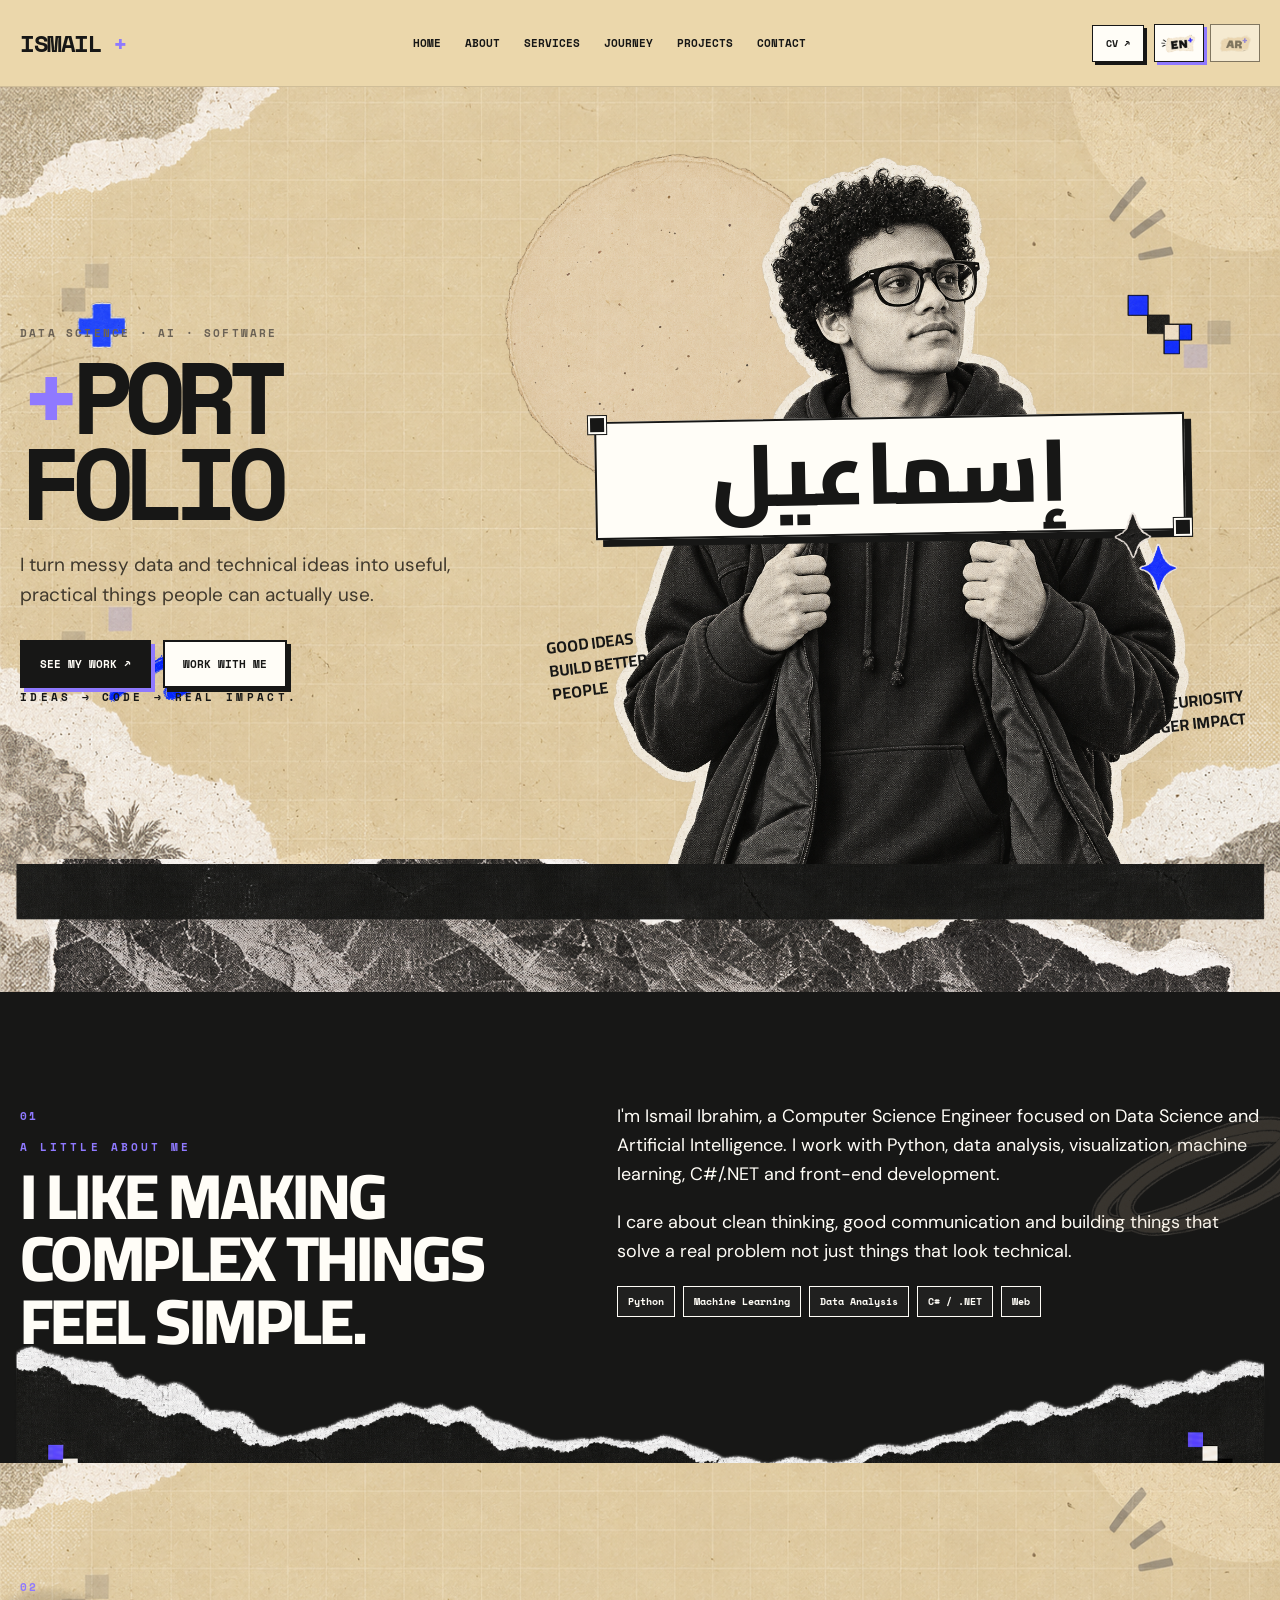
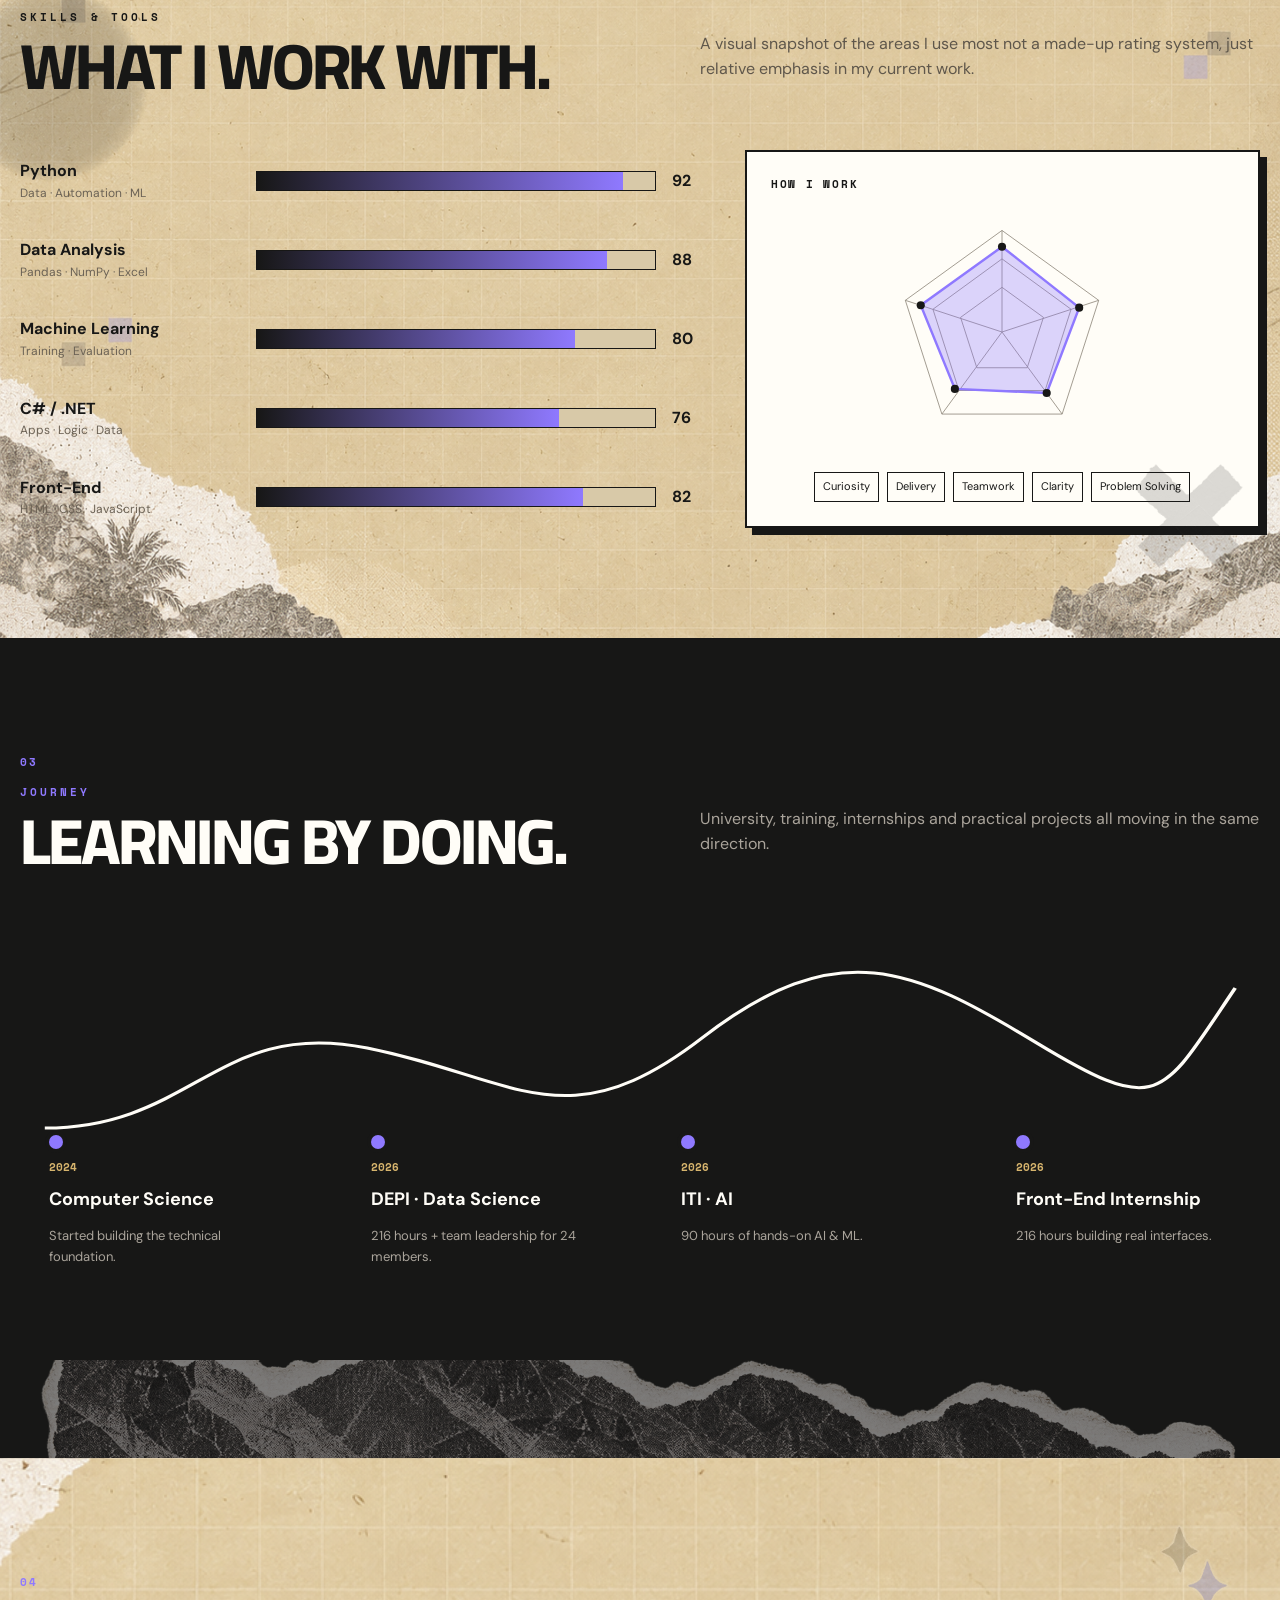
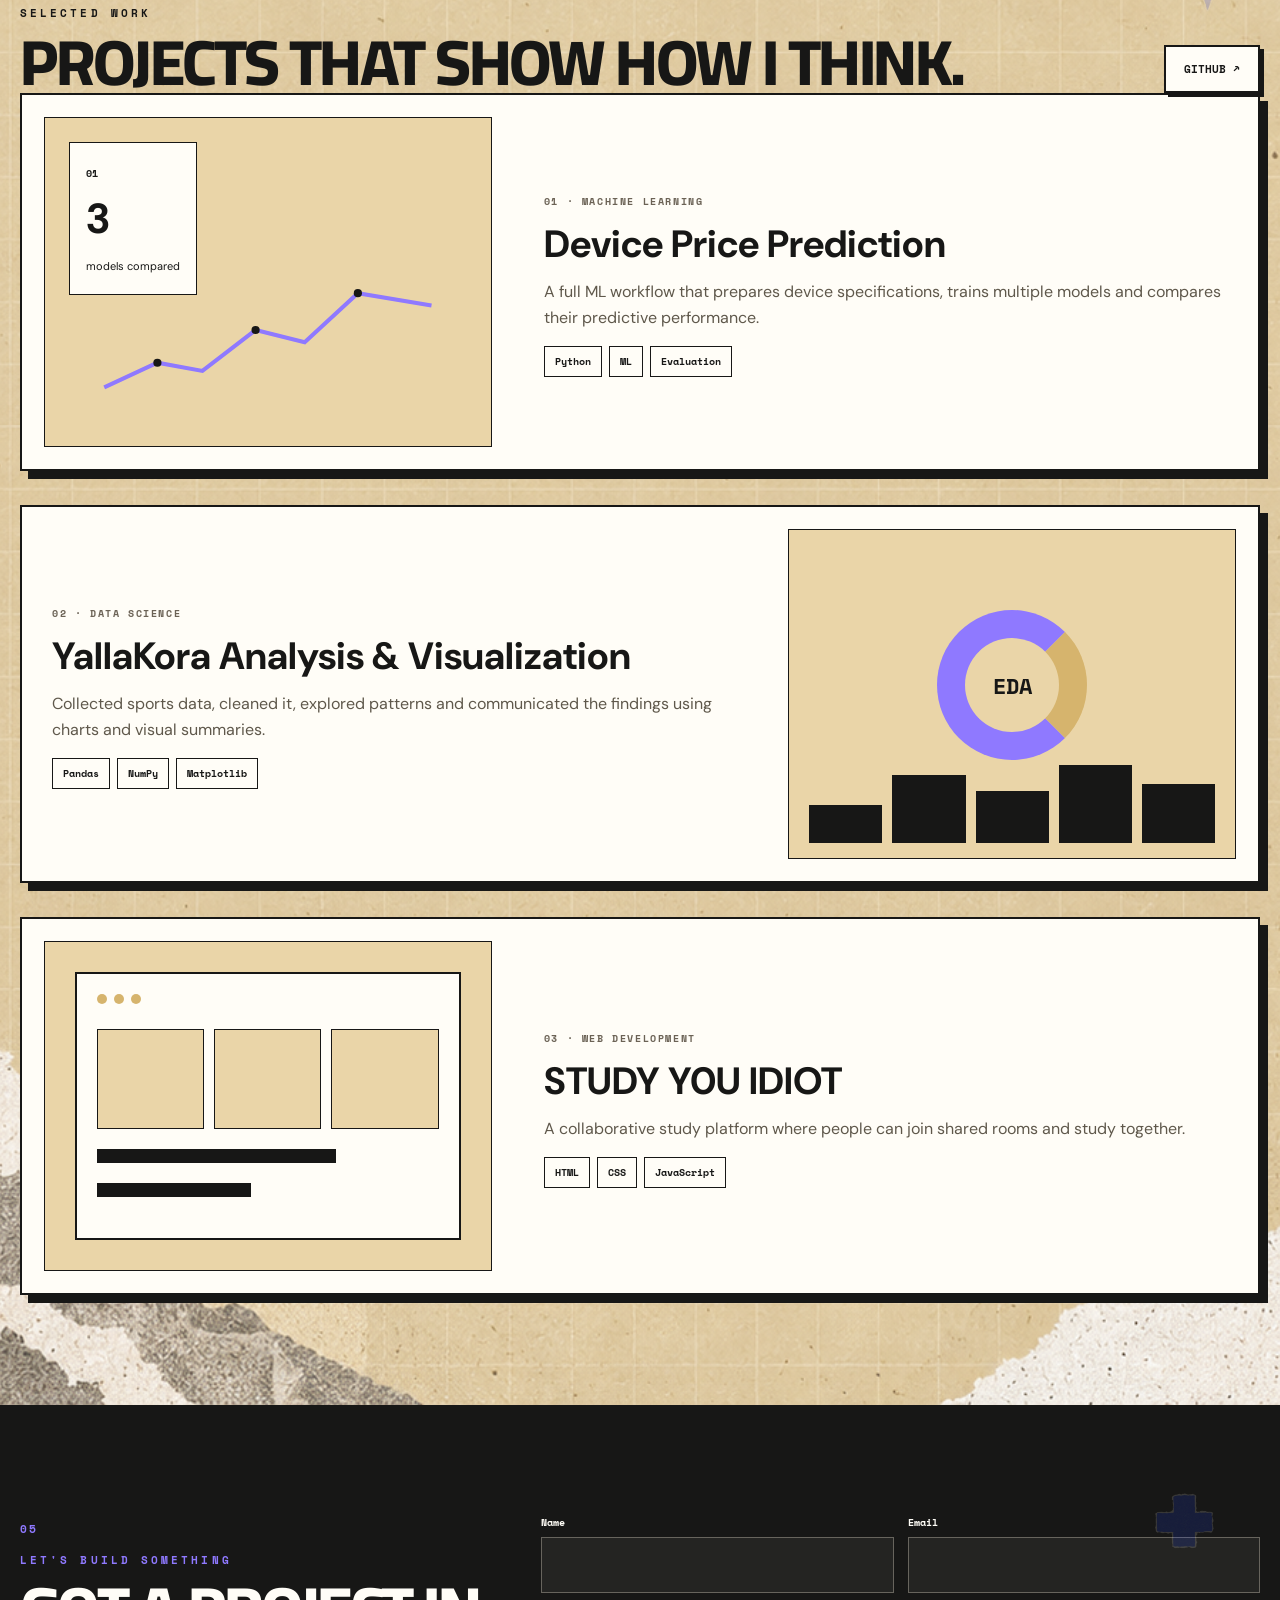
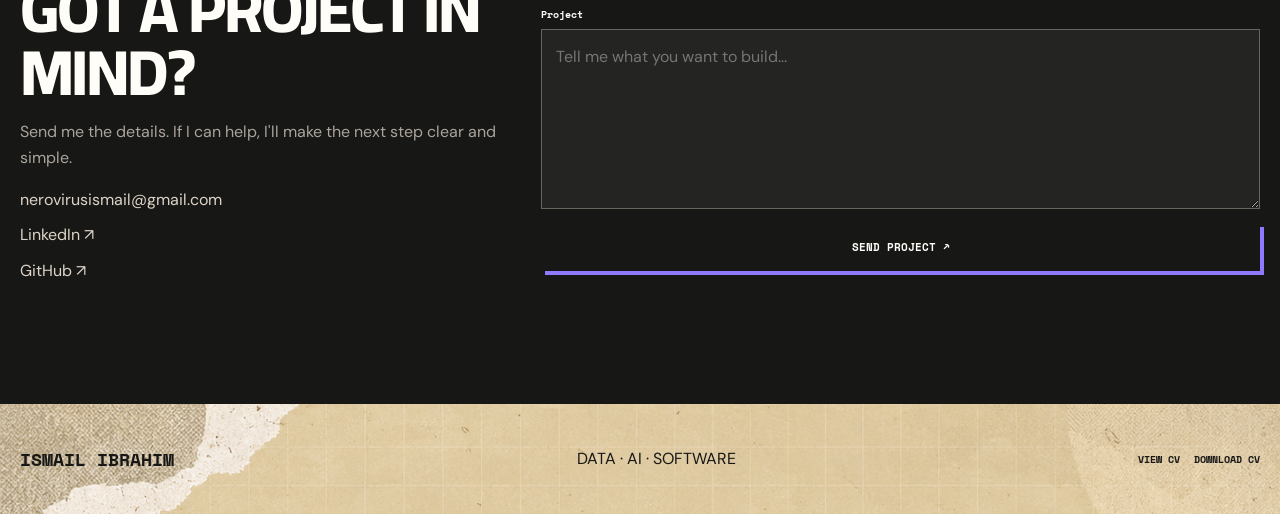
<file: index.html>
<!doctype html>
<html lang="en" dir="ltr">
<head>
  <meta charset="utf-8">
  <meta name="viewport" content="width=device-width,initial-scale=1">
  <meta name="description" content="Ismail Ibrahim Data Science, AI and software portfolio.">
  <title>Ismail Ibrahim — Portfolio</title>
  <link rel="preconnect" href="https://fonts.googleapis.com">
  <link rel="preconnect" href="https://fonts.gstatic.com" crossorigin>
  <link href="https://fonts.googleapis.com/css2?family=Cairo:wght@400;500;600;700;800&family=DM+Sans:wght@400;500;600;700&family=Space+Mono:wght@400;700&display=swap" rel="stylesheet">
  <link rel="stylesheet" href="assets/css/style.css">
  <link
    rel="icon"
    type="image/png"
    href="assets/images/Origami Parrot in Rust and Charcoal.png"
  >
</head>
<body>
  <div id="languageTransition" class="language-transition" aria-hidden="true">
    <img src="assets/images/plane.png" alt="" class="transition-plane">
  </div>

  <header class="site-header">
    <div class="container header-inner">
      <a class="brand" href="index.html">ISMAIL<span>+</span></a>
      <nav class="main-nav" aria-label="Primary navigation">
        <a href="index.html" data-page="home" data-en="Home" data-ar="الرئيسية">Home</a>
        <a href="about.html" data-page="about" data-en="About" data-ar="عني">About</a>
        <a href="services.html" data-en="Services" data-ar="الخدمات">Services</a>
        <a href="about.html#journey" data-en="Journey" data-ar="الرحلة">Journey</a>
        <a href="projects.html" data-en="Projects" data-ar="مشاريعي">Projects</a>
        <a href="contact.html" data-en="Contact" data-ar="كلمني">Contact</a>
      </nav>
      <div class="header-actions">
        <a class="cv-mini" href="assets/docs/Ismail-Ibraheem-CV.pdf" target="_blank" rel="noreferrer" data-en="CV ↗" data-ar="السيرة ↗">CV ↗</a>
        <div class="language-buttons" aria-label="Language switcher">
          <button class="language-btn active" data-lang="en" aria-label="English"><img src="assets/images/lang-en.png" alt="EN"></button>
          <button class="language-btn" data-lang="ar" aria-label="العربية"><img src="assets/images/lang-ar.png" alt="AR"></button>
        </div>
        <button class="menu-toggle" type="button" aria-label="Menu" aria-expanded="false">☰</button>
      </div>
    </div>
  </header>

  <main id="pageContent">
    <section id="home" class="hero paper-bg">
      <img class="hero-circle asset-float slow" src="assets/images/circle-beige.png" alt="">
      <img class="hero-pixels asset-float" src="assets/images/pixel-mosaic.png" alt="">
      <img class="hero-plus asset-float reverse" src="assets/images/plus-blue.png" alt="">
      <img class="hero-scribble asset-float slow" src="assets/images/blue-scribble.png" alt="">

      <div class="container hero-layout">
        <div class="hero-copy reveal">
          <p class="micro" data-en="DATA SCIENCE · AI · SOFTWARE" data-ar="DATA SCIENCE · AI · SOFTWARE">DATA SCIENCE · AI · SOFTWARE</p>
          <h1 class="hero-title"><span class="plus">+</span>PORT<br>FOLIO</h1>
          <p class="hero-lead" data-en="I turn messy data and technical ideas into useful, practical things people can actually use." data-ar="بحوّل الداتا الملخبطة والأفكار التقنية لحاجات عملية ومفيدة الناس تقدر تستخدمها بجد.">I turn messy data and technical ideas into useful, practical things people can actually use.</p>
          <div class="hero-actions">
            <a class="paper-button dark" href="projects.html" data-en="SEE MY WORK ↗" data-ar="شوف شغلي ↗">SEE MY WORK ↗</a>
            <a class="paper-button" href="contact.html" data-en="WORK WITH ME" data-ar="نشتغل سوا">WORK WITH ME</a>
          </div>
          <div class="hero-note" data-en="Ideas → code → real impact." data-ar="فكرة → كود → تأثير حقيقي.">Ideas → code → real impact.</div>
        </div>

        <div class="hero-portrait-zone reveal">
          <img src="assets/images/portrait.png" class="portrait" alt="Ismail Ibrahim">
          <div class="name-strip" lang="ar">إسماعيل</div>
          <img src="assets/images/sparkles.png" class="hero-sparkles" alt="">
          <p class="portrait-note note-one" data-en="GOOD IDEAS<br>BUILD BETTER<br>PEOPLE" data-ar="فكرة حلوة<br>تعمل فرق<br>حقيقي">GOOD IDEAS<br>BUILD BETTER<br>PEOPLE</p>
          <p class="portrait-note note-two" data-en="SAME CURIOSITY<br>BIGGER IMPACT" data-ar="نفس الشغف<br>أثر أكبر">SAME CURIOSITY<br>BIGGER IMPACT</p>
        </div>
      </div>
      <img class="hero-bottom-ridge" src="assets/images/mountain-ridge.png" alt="">
    </section>

    <section id="about" class="section dark-section">
      <img src="assets/images/oval-scribble.png" class="section-deco about-oval" alt="">
      <div class="container split-layout">
        <div class="section-heading reveal">
          <span class="section-no">01</span>
          <p class="eyebrow" data-en="A LITTLE ABOUT ME" data-ar="شوية عني">A LITTLE ABOUT ME</p>
          <h2 data-en="I LIKE MAKING COMPLEX THINGS FEEL SIMPLE." data-ar="بحب أخلي الحاجات المعقدة أبسط وأسهل.">I LIKE MAKING COMPLEX THINGS FEEL SIMPLE.</h2>
        </div>
        <div class="about-copy reveal">
          <p data-en="I'm Ismail Ibrahim, a Computer Science Engineer focused on Data Science and Artificial Intelligence. I work with Python, data analysis, visualization, machine learning, C#/.NET and front-end development." data-ar="أنا إسماعيل إبراهيم، مهندس علوم حاسب ومركز بشكل كبير على الـData Science والـAI. بشتغل بـPython وتحليل الداتا والـVisualization والـMachine Learning وكمان C#/.NET والـFront-End.">I'm Ismail Ibrahim, a Computer Science Engineer focused on Data Science and Artificial Intelligence. I work with Python, data analysis, visualization, machine learning, C#/.NET and front-end development.</p>
          <p data-en="I care about clean thinking, good communication and building things that solve a real problem not just things that look technical." data-ar="بالنسبالي المهم إن الحل يبقى واضح، مفيد، ومتعمل صح مش مجرد حاجة شكلها تقني وخلاص.">I care about clean thinking, good communication and building things that solve a real problem not just things that look technical.</p>
          <div class="tag-row">
            <span>Python</span><span>Machine Learning</span><span>Data Analysis</span><span>C# / .NET</span><span>Web</span>
          </div>
        </div>
      </div>
      <img src="assets/images/divider-black.png" class="section-divider" alt="">
    </section>

    <section id="skills" class="section paper-bg skills-section">
      <img src="assets/images/circle-black.png" class="section-deco skill-circle" alt="">
      <img src="assets/images/x-black.png" class="section-deco skill-x" alt="">
      <div class="container">
        <div class="section-heading wide reveal">
          <div><span class="section-no dark-no">02</span><p class="eyebrow ink" data-en="SKILLS & TOOLS" data-ar="المهارات والأدوات">SKILLS & TOOLS</p><h2 data-en="WHAT I WORK WITH." data-ar="الحاجات اللي بشتغل بيها.">MY TOOLS.</h2></div>
          <p class="section-summary" data-en="A visual snapshot of the areas I use most not a made-up rating system, just relative emphasis in my current work." data-ar="لقطة سريعة للحاجات اللي بستخدمها أكتر دلوقتي مش درجات ثابتة، قد ما هي ترتيب نسبي لاهتماماتي الحالية.">A visual snapshot of the areas I use most not a made-up rating system, just relative emphasis in my current work.</p>
        </div>

        <div class="skills-dashboard reveal">
          <div class="skill-bars">
            <div class="skill-line"><div><strong>Python</strong><span>Data · Automation · ML</span></div><div class="bar"><i style="--w:92%"></i></div><b>92</b></div>
            <div class="skill-line"><div><strong>Data Analysis</strong><span>Pandas · NumPy · Excel</span></div><div class="bar"><i style="--w:88%"></i></div><b>88</b></div>
            <div class="skill-line"><div><strong>Machine Learning</strong><span>Training · Evaluation</span></div><div class="bar"><i style="--w:80%"></i></div><b>80</b></div>
            <div class="skill-line"><div><strong>C# / .NET</strong><span>Apps · Logic · Data</span></div><div class="bar"><i style="--w:76%"></i></div><b>76</b></div>
            <div class="skill-line"><div><strong>Front-End</strong><span>HTML · CSS · JavaScript</span></div><div class="bar"><i style="--w:82%"></i></div><b>82</b></div>
          </div>

          <div class="radar-card">
            <div class="radar-title" data-en="HOW I WORK" data-ar="بشتغل إزاي">HOW I WORK</div>
            <svg class="radar" viewBox="0 0 320 320" role="img" aria-label="Working style radar chart">
              <g class="radar-grid">
                <polygon points="160,35 279,121 234,261 86,261 41,121"/>
                <polygon points="160,70 245,132 213,232 107,232 75,132"/>
                <polygon points="160,105 211,142 191,204 129,204 109,142"/>
                <line x1="160" y1="160" x2="160" y2="35"/><line x1="160" y1="160" x2="279" y2="121"/><line x1="160" y1="160" x2="234" y2="261"/><line x1="160" y1="160" x2="86" y2="261"/><line x1="160" y1="160" x2="41" y2="121"/>
              </g>
              <polygon class="radar-data" points="160,55 255,130 215,235 102,230 60,127"/>
              <circle cx="160" cy="55" r="5"/><circle cx="255" cy="130" r="5"/><circle cx="215" cy="235" r="5"/><circle cx="102" cy="230" r="5"/><circle cx="60" cy="127" r="5"/>
            </svg>
            <div class="radar-labels"><span data-en="Curiosity" data-ar="فضول">Curiosity</span><span data-en="Delivery" data-ar="تنفيذ">Delivery</span><span data-en="Teamwork" data-ar="فريق">Teamwork</span><span data-en="Clarity" data-ar="وضوح">Clarity</span><span data-en="Problem Solving" data-ar="حل مشاكل">Problem Solving</span></div>
          </div>
        </div>
      </div>
    </section>

    <section id="journey" class="section dark-section journey-section">
      <div class="container">
        <div class="section-heading wide reveal">
          <div><span class="section-no">03</span><p class="eyebrow" data-en="JOURNEY" data-ar="الرحلة">JOURNEY</p><h2 data-en="LEARNING BY DOING." data-ar="بتعلم وأنا بعمل.">LEARNING BY DOING.</h2></div>
          <p class="section-summary light-copy" data-en="University, training, internships and practical projects all moving in the same direction." data-ar="جامعة، تدريبات، Internship، ومشاريع عملية كله ماشي في نفس الاتجاه.">University, training, internships and practical projects all moving in the same direction.</p>
        </div>
        <div class="journey-chart reveal">
          <svg viewBox="0 0 1000 280" preserveAspectRatio="none" aria-hidden="true">
            <path class="journey-line" d="M20 210 C140 210,160 100,280 130 S440 225,550 120 S720 50,820 125 S920 180,980 70"/>
          </svg>
          <div class="journey-points">
            <article style="--x:4%"><b>2024</b><h3 data-en="Computer Science" data-ar="علوم حاسب">Computer Science</h3><p data-en="Started building the technical foundation." data-ar="بدأت أبني الأساس التقني بجد.">Started building the technical foundation.</p></article>
            <article style="--x:30%"><b>2026</b><h3>DEPI · Data Science</h3><p data-en="216 hours + team leadership for 24 members." data-ar="216 ساعة تدريب + قيادة فريق 24 شخص.">216 hours + team leadership for 24 members.</p></article>
            <article style="--x:55%"><b>2026</b><h3>ITI · AI</h3><p data-en="90 hours of hands-on AI & ML." data-ar="90 ساعة AI وMachine Learning عملي.">90 hours of hands-on AI & ML.</p></article>
            <article style="--x:82%"><b>2026</b><h3>Front-End Internship</h3><p data-en="216 hours building real interfaces." data-ar="216 ساعة شغل على واجهات حقيقية.">216 hours building real interfaces.</p></article>
          </div>
        </div>
      </div>
      <img src="assets/images/mountain-ridge.png" class="journey-ridge" alt="">
    </section>

    <section id="projects" class="section paper-bg projects-section">
      <img src="assets/images/sparkles.png" class="section-deco project-sparkles" alt="">
      <div class="container">
        <div class="section-heading wide reveal">
          <div><span class="section-no dark-no">04</span><p class="eyebrow ink" data-en="SELECTED WORK" data-ar="شغل مختار">SELECTED WORK</p><h2 data-en="PROJECTS THAT SHOW HOW I THINK." data-ar="مشاريع بتوضح أنا بفكر إزاي.">PROJECTS THAT SHOW HOW I THINK.</h2></div>
          <a class="paper-button" href="https://github.com/Ne40" target="_blank" rel="noreferrer">GITHUB ↗</a>
        </div>

        <div class="project-list">
          <article class="project-row reveal">
            <div class="project-visual ml-visual">
              <div class="metric-card"><span>01</span><strong>3</strong><small data-en="models compared" data-ar="موديلات اتقارنت">models compared</small></div>
              <svg viewBox="0 0 420 220" class="line-chart" aria-hidden="true"><polyline points="10,180 75,150 130,160 195,110 255,125 320,65 410,80"/><circle cx="75" cy="150" r="5"/><circle cx="195" cy="110" r="5"/><circle cx="320" cy="65" r="5"/></svg>
            </div>
            <div class="project-info"><span class="project-index">01 · MACHINE LEARNING</span><h3 data-en="Device Price Prediction" data-ar="توقع أسعار الأجهزة">Device Price Prediction</h3><p data-en="A full ML workflow that prepares device specifications, trains multiple models and compares their predictive performance." data-ar="مشروع Machine Learning كامل بيجهز مواصفات الأجهزة، يدرب أكتر من موديل، ويقارن الأداء بينهم.">A full ML workflow that prepares device specifications, trains multiple models and compares their predictive performance.</p><div class="project-tags"><span>Python</span><span>ML</span><span>Evaluation</span></div></div>
          </article>

          <article class="project-row reverse-row reveal">
            <div class="project-visual data-visual">
              <div class="donut"><span>EDA</span></div>
              <div class="mini-bars"><i style="--h:45%"></i><i style="--h:80%"></i><i style="--h:62%"></i><i style="--h:92%"></i><i style="--h:70%"></i></div>
            </div>
            <div class="project-info"><span class="project-index">02 · DATA SCIENCE</span><h3 data-en="YallaKora Analysis & Visualization" data-ar="تحليل وVisualization لبيانات يلاكورة">YallaKora Analysis & Visualization</h3><p data-en="Collected sports data, cleaned it, explored patterns and communicated the findings using charts and visual summaries." data-ar="جمعت داتا رياضية، نظفتها، حللت الأنماط، وعرضت النتايج برسومات وVisualization واضحة.">Collected sports data, cleaned it, explored patterns and communicated the findings using charts and visual summaries.</p><div class="project-tags"><span>Pandas</span><span>NumPy</span><span>Matplotlib</span></div></div>
          </article>

          <article class="project-row reveal">
            <div class="project-visual web-visual">
              <div class="browser-mock"><div class="browser-top"><i></i><i></i><i></i></div><div class="browser-columns"><span></span><span></span><span></span></div><div class="browser-line"></div><div class="browser-line short"></div></div>
            </div>
            <div class="project-info"><span class="project-index">03 · WEB DEVELOPMENT</span><h3>STUDY Y0U IDIOT</h3><p data-en="A collaborative study platform where people can join shared rooms and study together." data-ar="منصة مذاكرة جماعية تقدر تدخل فيها غرف مشتركة وتذاكر مع ناس تانية.">A collaborative study platform where people can join shared rooms and study together.</p><div class="project-tags"><span>HTML</span><span>CSS</span><span>JavaScript</span></div></div>
          </article>
        </div>
      </div>
    </section>

    <section id="contact" class="section contact-section dark-section">
      <img src="assets/images/plus-blue.png" class="section-deco contact-plus" alt="">
      <div class="container contact-grid">
        <div class="section-heading reveal"><span class="section-no">05</span><p class="eyebrow" data-en="LET'S BUILD SOMETHING" data-ar="يلا نعمل حاجة حلوة">LET'S BUILD SOMETHING</p><h2 data-en="GOT A PROJECT IN MIND?" data-ar="عندك مشروع في دماغك؟">GOT A PROJECT IN MIND?</h2><p class="contact-copy" data-en="Send me the details. If I can help, I'll make the next step clear and simple." data-ar="ابعتلي التفاصيل. لو أقدر أساعدك، هنخلي الخطوة الجاية واضحة وبسيطة.">Send me the details. If I can help, I'll make the next step clear and simple.</p><div class="contact-links"><a href="mailto:nerovirusismail@gmail.com">nerovirusismail@gmail.com</a><a href="https://www.linkedin.com/in/ismail-ibraheem" target="_blank" rel="noreferrer">LinkedIn ↗</a><a href="https://github.com/Ne40" target="_blank" rel="noreferrer">GitHub ↗</a></div></div>
        <form id="contactForm" class="contact-form reveal">
          <label><span data-en="Name" data-ar="اسمك">Name</span><input name="name" required></label>
          <label><span data-en="Email" data-ar="إيميلك">Email</span><input name="email" type="email" required></label>
          <label class="full"><span data-en="Project" data-ar="المشروع">Project</span><textarea name="message" required data-en-placeholder="Tell me what you want to build..." data-ar-placeholder="احكيلي عايز تعمل إيه..."></textarea></label>
          <button class="paper-button dark full" type="submit" data-en="SEND PROJECT ↗" data-ar="ابعت المشروع ↗">SEND PROJECT ↗</button>
        </form>
      </div>
    </section>
  </main>

  <footer class="footer paper-bg">
    <div class="container footer-row"><strong>ISMAIL IBRAHIM</strong><span>DATA · AI · SOFTWARE</span><div><a href="assets/docs/Ismail-Ibraheem-CV.pdf" target="_blank" rel="noreferrer" data-en="VIEW CV" data-ar="شوف الـCV">VIEW CV</a><a href="assets/docs/Ismail-Ibraheem-CV.pdf" download data-en="DOWNLOAD CV" data-ar="حمّل الـCV">DOWNLOAD CV</a></div></div>
  </footer>

  <script src="assets/js/app.js"></script>
</body>
</html>
</file>
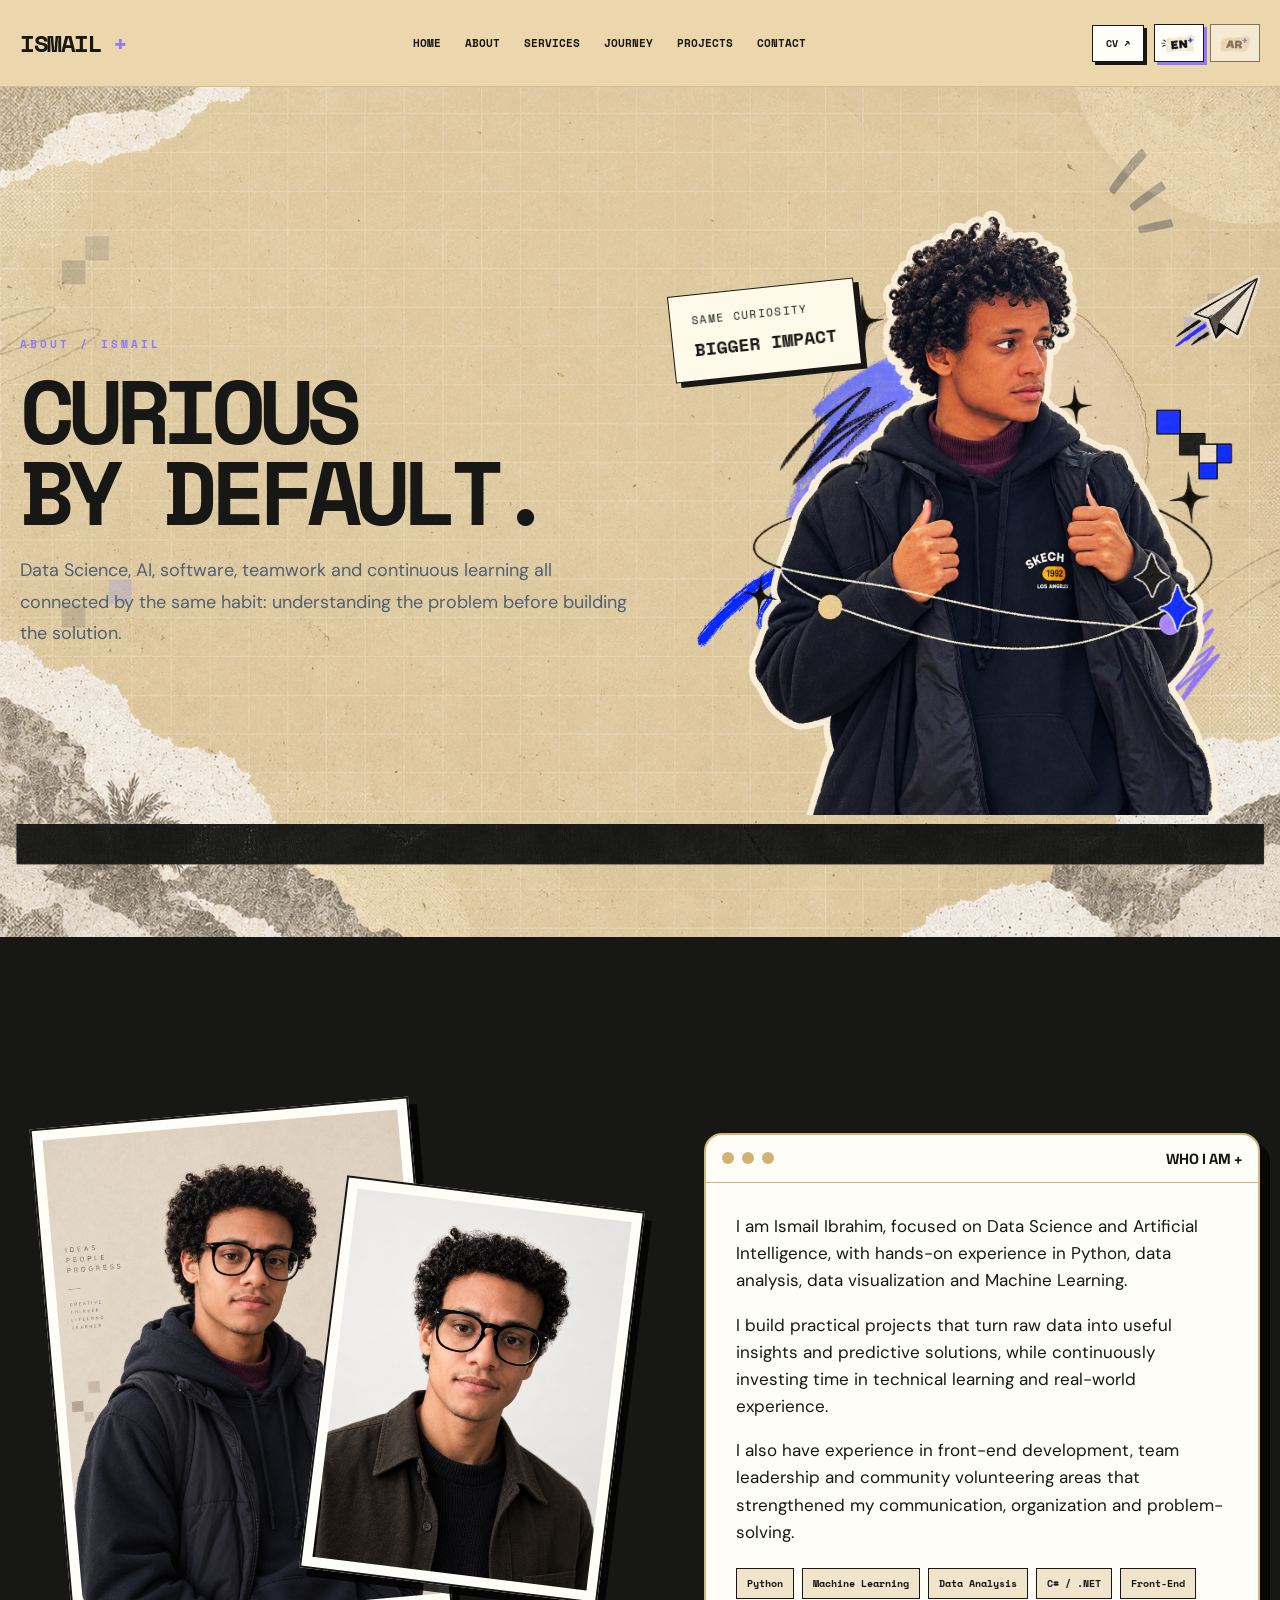
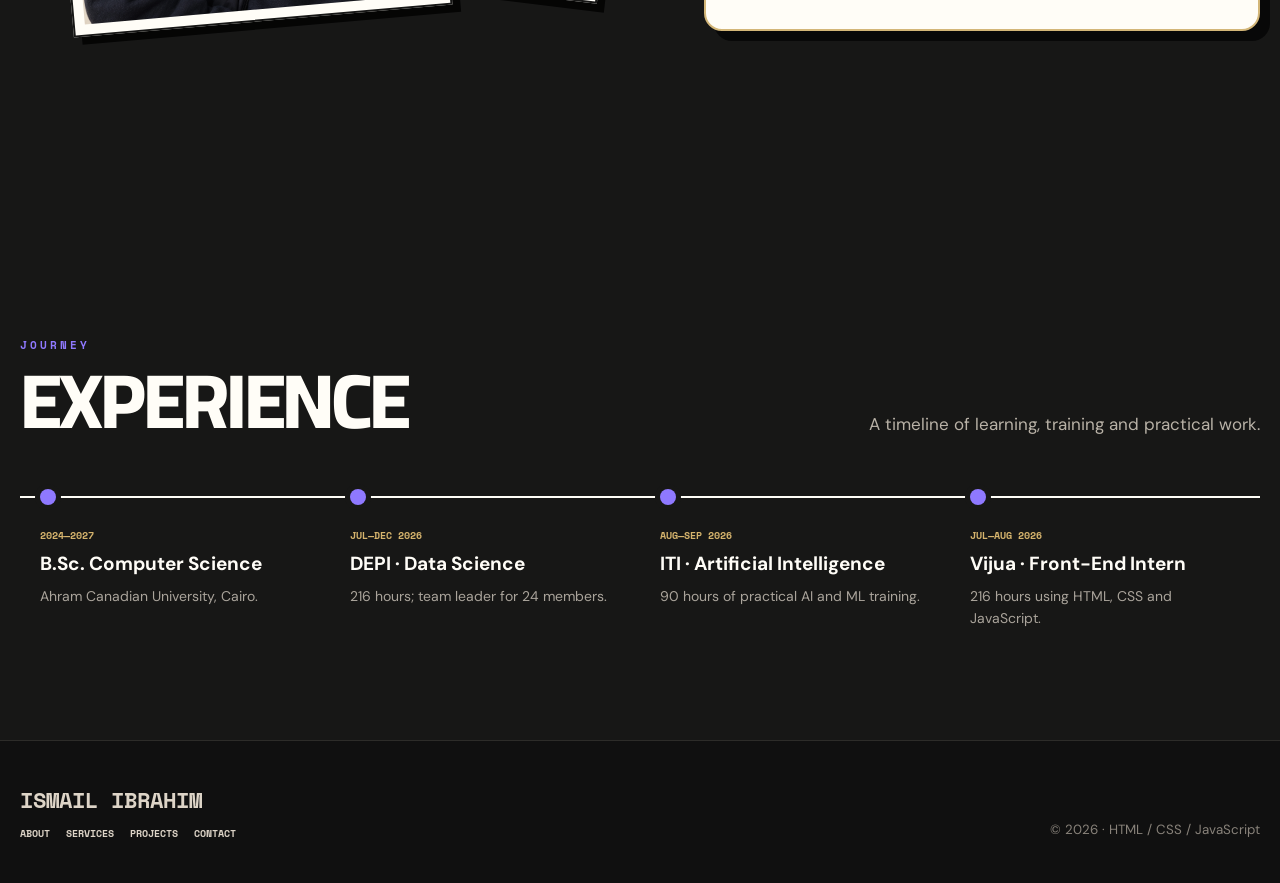
<file: about.html>
<!doctype html>
    <html lang="en" dir="ltr">
    <head>
        <meta charset="utf-8">
        <meta name="viewport" content="width=device-width,initial-scale=1">
        <meta name="description" content="Ismail Ibrahim portfolio Data Science, AI, development and practical projects.">
        <title>About | Ismail Ibrahim</title>
        <link rel="stylesheet" href="assets/css/style.css">
        <link
        rel="icon"
        type="image/png"
        href="assets/images/Origami Parrot in Rust and Charcoal.png"
        >
    </head>
    <body data-title-en="About | Ismail Ibrahim" data-title-ar="عني | إسماعيل إبراهيم">
        <div class="lang-flight">
            <img src="assets/images/plane.png" alt="">
        </div>
        <div class="page-shell">
            <header class="site-header">
    <div class="container header-inner">
      <a class="brand" href="index.html">ISMAIL<span>+</span></a>
      <nav class="main-nav" aria-label="Primary navigation">
        <a href="index.html" data-page="home" data-en="Home" data-ar="الرئيسية">Home</a>
        <a href="about.html" data-page="about" data-en="About" data-ar="عني">About</a>
        <a href="services.html" data-en="Services" data-ar="الخدمات">Services</a>
        <a href="about.html#journey" data-en="Journey" data-ar="الرحلة">Journey</a>
        <a href="projects.html" data-en="Projects" data-ar="مشاريعي">Projects</a>
        <a href="contact.html" data-en="Contact" data-ar="كلمني">Contact</a>
      </nav>
      <div class="header-actions">
        <a class="cv-mini" href="assets/docs/Ismail-Ibraheem-CV.pdf" target="_blank" rel="noreferrer" data-en="CV ↗" data-ar="السيرة ↗">CV ↗</a>
        <div class="language-buttons" aria-label="Language switcher">
          <button class="language-btn active" data-lang="en" aria-label="English"><img src="assets/images/lang-en.png" alt="EN"></button>
          <button class="language-btn" data-lang="ar" aria-label="العربية"><img src="assets/images/lang-ar.png" alt="AR"></button>
        </div>
        <button class="menu-toggle" type="button" aria-label="Menu" aria-expanded="false">☰</button>
      </div>
    </div>
  </header>
                <main>
<section class="page-hero paper-bg about-hero">

  <div class="container about-hero-layout">

    <!-- =========================
         TEXT
    ========================== -->
    <div class="about-hero-copy reveal">

      <div
        class="eyebrow"
        data-en="ABOUT / ISMAIL"
        data-ar="عني / إسماعيل"
      >
        ABOUT / ISMAIL
      </div>


      <h1
        data-en="CURIOUS<br>BY DEFAULT."
        data-ar="فضولي<br>بطبعي."
      >
        CURIOUS<br>
        BY DEFAULT.
      </h1>


      <p
        data-en="Data Science, AI, software, teamwork and continuous learning all connected by the same habit: understanding the problem before building the solution."
        data-ar="Data Science وAI وبرمجة وشغل مع ناس كتير والحاجة المشتركة بينهم إني بحب أفهم المشكلة الأول قبل ما أبني الحل."
      >
        Data Science, AI, software, teamwork and continuous learning
        all connected by the same habit: understanding the problem
        before building the solution.
      </p>

    </div>


    <!-- =========================
         PORTRAIT AREA
    ========================== -->
    <div class="about-hero-art reveal">

      <!-- Background Circle -->
      <img
        class="about-asset about-circle"
        src="assets/images/circle-beige.png"
        alt=""
      >


      <!-- Main Portrait -->
      <img
        class="about-main-portrait"
        src="assets/images/Stylized Orbiting Streetwear Portrait.png"
        alt="Ismail Ibrahim"
      >


      <!-- Pixel Asset -->
      <img
        class="about-asset about-pixels"
        src="assets/images/pixel-mosaic.png"
        alt=""
      >


      <!-- Blue Scribble -->
      <img
        class="about-asset about-scribble"
        src="assets/images/blue-scribble.png"
        alt=""
      >


      <!-- Sparkles -->
      <img
        class="about-asset about-sparkles"
        src="assets/images/sparkles.png"
        alt=""
      >


      <!-- Paper Plane -->
      <img
        class="about-asset about-plane"
        src="assets/images/plane.png"
        alt=""
      >


      <!-- Floating Note -->
      <div class="about-floating-note">
        <span
          data-en="SAME CURIOSITY"
          data-ar="نفس الفضول"
        >
          SAME CURIOSITY
        </span>

        <strong
          data-en="BIGGER IMPACT"
          data-ar="أثر أكبر"
        >
          BIGGER IMPACT
        </strong>
      </div>

    </div>

  </div>

</section>
<section class="section large dark">
    <div class="container about-split">
        <div class="photo-stack reveal">
            <div class="photo-card one">
                <img src="assets/images/personal-clean.png" alt="Ismail full portrait">
            </div>
            <div class="photo-card two">
                <img src="assets/images/personal-headshot.png" alt="Ismail portrait">
            </div></div><div class="about-window reveal">
                <div class="about-window-head"><span class="dot"></span>
                    <span class="dot"></span>
                    <span class="dot"></span>
                    <strong data-en="WHO I AM +" data-ar="أنا مين +">WHO I AM +</strong>
                </div>
                <div class="about-window-body">
                    <p data-en="I am Ismail Ibrahim, focused on Data Science and Artificial Intelligence, with hands-on experience in Python, data analysis, data visualization and Machine Learning." data-ar="أنا إسماعيل إبراهيم، طالب Computer Science ومركز أكتر على Data Science وAI، وعندي شغل عملي في Python وتحليل الداتا والـVisualization والـMachine Learning.">I am Ismail Ibrahim, focused on Data Science and Artificial Intelligence, with hands-on experience in Python, data analysis, data visualization and Machine Learning.</p>
                    <p data-en="I build practical projects that turn raw data into useful insights and predictive solutions, while continuously investing time in technical learning and real-world experience." data-ar="بحب المشاريع اللي تبدأ من داتا أو مشكلة شكلها ملخبط وتنتهي بحاجة مفيدة وواضحة تقدر تستخدمها فعلًا.">I build practical projects that turn raw data into useful insights and predictive solutions, while continuously investing time in technical learning and real-world experience.</p>
                    <p data-en="I also have experience in front-end development, team leadership and community volunteering areas that strengthened my communication, organization and problem-solving." data-ar="اشتغلت كمان Front-End، وقدت فريق، وشاركت في شغل تطوعي، والحاجات دي فرقت معايا جدًا في التواصل والتنظيم وحل المشاكل.">I also have experience in front-end development, team leadership and community volunteering areas that strengthened my communication, organization and problem-solving.</p>
                    <div class="chips">
                        <span class="chip">Python</span>
                        <span class="chip">Machine Learning</span>
                        <span class="chip">Data Analysis</span>
                        <span class="chip">C# / .NET</span>
                        <span class="chip">Front-End</span>
                    </div>
                </div>
            </div>
        </div>
    </section>
<section id="journey" class="section dark">
    <div class="container">
        <div class="section-head reveal">
            <div>
                <div class="eyebrow" data-en="Journey" data-ar="الرحلة">Journey</div>
                <h2 class="section-title" data-en="EXPERIENCE" data-ar="الخبرات">EXPERIENCE</h2>
            </div>
            <p class="section-copy" data-en="A timeline of learning, training and practical work." data-ar="الخط اللي مشيت فيه من التعلم للتدريب للشغل العملي.">A timeline of learning, training and practical work.</p>
        </div>
        <div class="timeline reveal">
            <article class="time">
                <div class="date">2024—2027</div>
                <h3 data-en="B.Sc. Computer Science" data-ar="بكالوريوس علوم حاسب">B.Sc. Computer Science</h3>
                <p data-en="Ahram Canadian University, Cairo." data-ar="جامعة الأهرام الكندية، القاهرة.">Ahram Canadian University, Cairo.</p>
            </article>
            <article class="time">
                <div class="date">JUL—DEC 2026</div>
                <h3>DEPI · Data Science</h3>
                <p data-en="216 hours; team leader for 24 members." data-ar="216 ساعة تدريب، وكنت Team Leader لـ24 شخص.">216 hours; team leader for 24 members.</p>
            </article>
            <article class="time">
                <div class="date">AUG—SEP 2026</div>
                <h3>ITI · Artificial Intelligence</h3>
                <p data-en="90 hours of practical AI and ML training." data-ar="90 ساعة تدريب عملي في AI وMachine Learning.">90 hours of practical AI and ML training.</p>
            </article><article class="time">
                <div class="date">JUL—AUG 2026</div>
                <h3>Vijua · Front-End Intern</h3>
                <p data-en="216 hours using HTML, CSS and JavaScript." data-ar="216 ساعة شغل وتدريب على HTML وCSS وJavaScript.">216 hours using HTML, CSS and JavaScript.</p>
            </article>
        </div>
    </div>
</section>
</main>
<footer class="footer">
    <div class="container footer-grid">
        <div>
            <div class="footer-name">ISMAIL IBRAHIM</div>
            <div class="footer-links">
                <a href="about.html" data-en="ABOUT" data-ar="عني">ABOUT</a>
                <a href="services.html" data-en="SERVICES" data-ar="الخدمات">SERVICES</a>
                <a href="projects.html" data-en="PROJECTS" data-ar="المشاريع">PROJECTS</a>
                <a href="contact.html" data-en="CONTACT" data-ar="تواصل">CONTACT</a>
            </div>
        </div>
        <small>© 2026 · HTML / CSS / JavaScript</small>
    </div>
</footer>
</div>
<script src="assets/js/app.js">

</script>
</body>
</html>
</file>
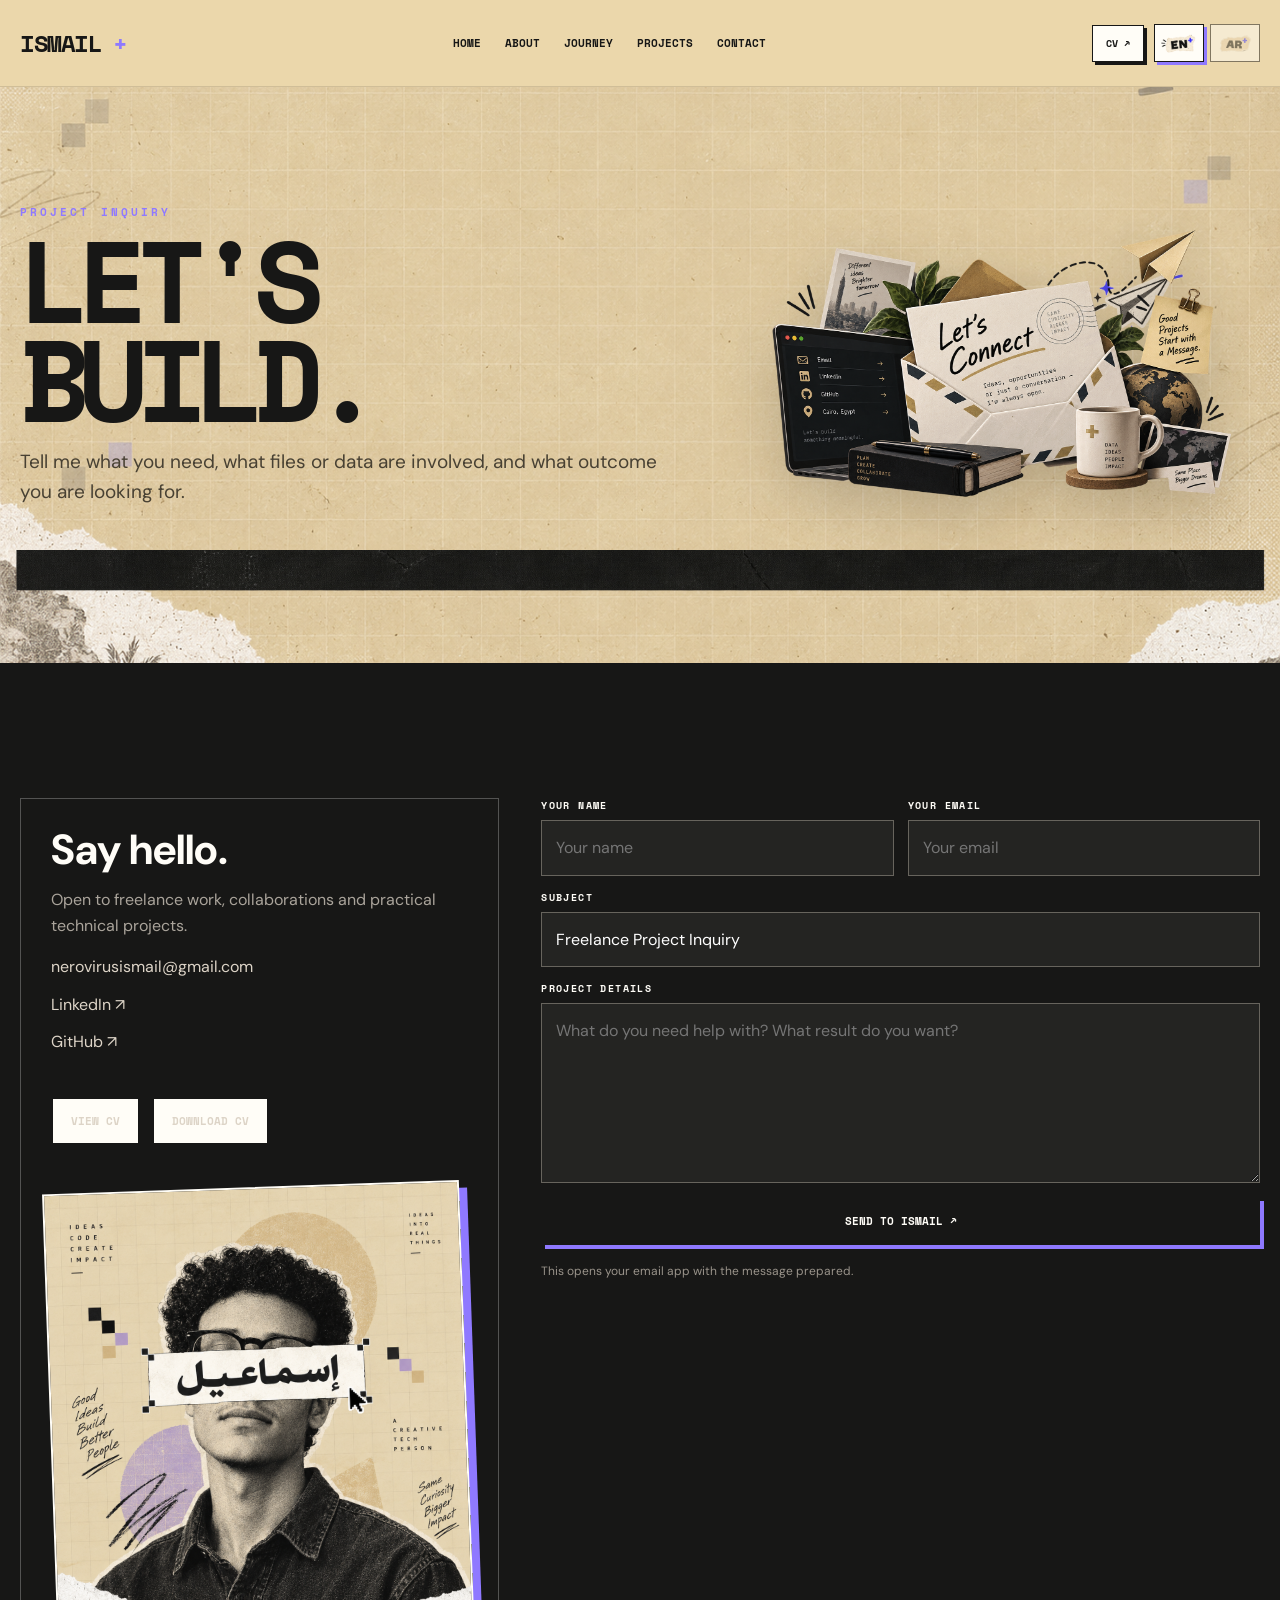
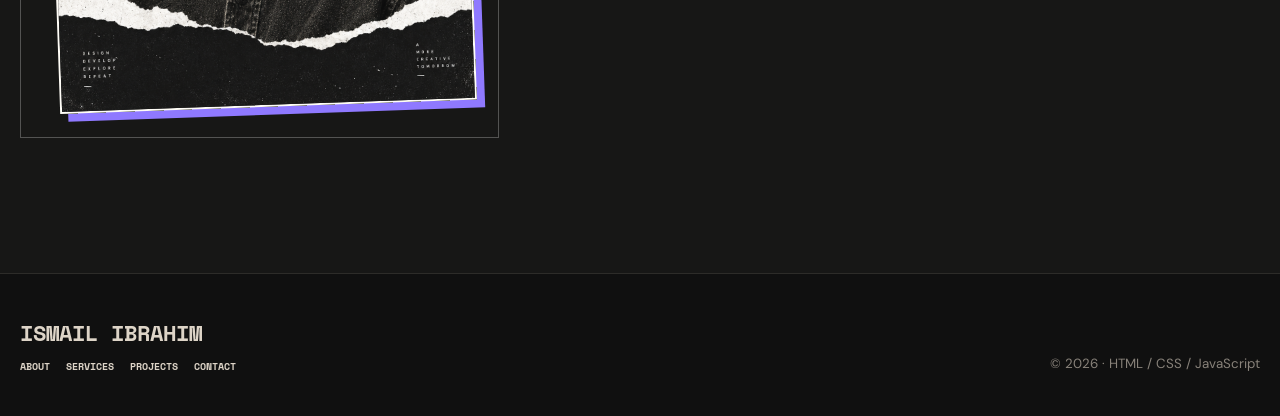
<file: contact.html>
<!doctype html>
<html lang="en" dir="ltr">

<head>
  <meta charset="utf-8">
  <meta name="viewport" content="width=device-width, initial-scale=1">
  <meta name="description" content="Ismail Ibrahim portfolio Data Science, AI, development and practical projects.">

  <title>Contact | Ismail Ibrahim</title>

  <link
    rel="stylesheet"
    href="assets/css/style.css"
  >
  <link
    rel="icon"
    type="image/png"
    href="assets/images/Origami Parrot in Rust and Charcoal.png"
>
</head>


<body
  data-title-en="Contact | Ismail Ibrahim"
  data-title-ar="تواصل | إسماعيل إبراهيم"
>

  <!-- =========================
       LANGUAGE TRANSITION
  ========================== -->
  <div class="lang-flight">
    <img
      src="assets/images/plane.png"
      alt=""
    >
  </div>


  <div class="page-shell">

    <!-- =========================
         HEADER
    ========================== -->
    <header class="site-header">

      <div class="container header-inner">

        <!-- Brand -->
        <a
          class="brand"
          href="index.html"
        >
          ISMAIL<span>+</span>
        </a>


        <!-- Main Navigation -->
        <nav
          class="main-nav"
          aria-label="Primary navigation"
        >

          <a
            href="index.html"
            data-page="home"
            data-en="Home"
            data-ar="الرئيسية"
          >
            Home
          </a>

          <a
            href="about.html"
            data-page="about"
            data-en="About"
            data-ar="عني"

          <a
            href="services.html"
            data-en="Services"
            data-ar="الخدمات"
          >
            Services
          </a>

          <a
            href="about.html#journey"
            data-en="Journey"
            data-ar="الرحلة"
          >
            Journey
          </a>

          <a
            href="projects.html"
            data-en="Projects"
            data-ar="مشاريعي"
          >
            Projects
          </a>

          <a
            href="contact.html"
            class="active"
            data-en="Contact"
            data-ar="كلمني"
          >
            Contact
          </a>

        </nav>


        <!-- Header Actions -->
        <div class="header-actions">

          <!-- CV -->
          <a
            class="cv-mini"
            href="assets/docs/Ismail-Ibraheem-CV.pdf"
            target="_blank"
            rel="noreferrer"
            data-en="CV ↗"
            data-ar="السيرة ↗"
          >
            CV ↗
          </a>


          <!-- Language Buttons -->
          <div
            class="language-buttons"
            aria-label="Language switcher"
          >

            <button
              class="language-btn active"
              data-lang="en"
              type="button"
              aria-label="English"
            >
              <img
                src="assets/images/lang-en.png"
                alt="EN"
              >
            </button>

            <button
              class="language-btn"
              data-lang="ar"
              type="button"
              aria-label="العربية"
            >
              <img
                src="assets/images/lang-ar.png"
                alt="AR"
              >
            </button>

          </div>


          <!-- Mobile Menu -->
          <button
            class="menu-toggle"
            type="button"
            aria-label="Menu"
            aria-expanded="false"
          >
            ☰
          </button>

        </div>

      </div>

    </header>


    <!-- =========================
         MAIN
    ========================== -->
    <main>

      <!-- =========================
           PAGE HERO
      ========================== -->
<section class="page-hero paper-bg contact-hero">
  <div class="container contact-hero-layout">
    
    <div class="contact-hero-copy">
      <div
        class="eyebrow"
        data-en="PROJECT INQUIRY"
        data-ar="عندك مشروع؟"
      >
        PROJECT INQUIRY
      </div>

      <h1
        data-en="LET'S<br>BUILD."
        data-ar="يلا<br>نبني."
      >
        LET'S<br>
        BUILD.
      </h1>

      <p
        data-en="Tell me what you need, what files or data are involved, and what outcome you are looking for."
        data-ar="ابعتلي الفكرة أو المشكلة، الداتا أو الملفات اللي معاك، وإيه النتيجة اللي محتاج توصل لها."
      >
        Tell me what you need, what files or data are involved,
        and what outcome you are looking for.
      </p>
    </div>

    <div class="contact-hero-art reveal">
      <img
        class="contact-collage"
        src="assets/images/Let’s Connect Collage.png"
        alt="Let's Connect Collage"
      >
    </div>

    <img
      class="decor"
      src="assets/images/airplane-orbit.png"
      alt=""
    >
  </div>
</section>

      <!-- =========================
           CONTACT SECTION
      ========================== -->
      <section class="section large dark">

        <div class="container contact-grid">

          <!-- =========================
               CONTACT INFO
          ========================== -->
          <aside class="contact-card reveal">

            <h2
              data-en="Say hello."
              data-ar="كلّمني."
            >
              Say hello.
            </h2>


            <p
              data-en="Open to freelance work, collaborations and practical technical projects."
              data-ar="متاح لشغل Freelance وتعاون ومشاريع تقنية عملية."
            >
              Open to freelance work, collaborations
              and practical technical projects.
            </p>


            <!-- Email -->
            <a href="mailto:nerovirusismail@gmail.com">
              nerovirusismail@gmail.com
            </a>


            <!-- LinkedIn -->
            <a
              href="https://www.linkedin.com/in/ismail-ibraheem"
              target="_blank"
              rel="noreferrer"
            >
              LinkedIn ↗
            </a>


            <!-- GitHub -->
            <a
              href="https://github.com/Ne40"
              target="_blank"
              rel="noreferrer"
            >
              GitHub ↗
            </a>


            <!-- CV Actions -->
            <div class="actions">

              <a
                class="btn"
                href="assets/docs/Ismail-Ibraheem-CV.pdf"
                target="_blank"
                rel="noreferrer"
                data-en="VIEW CV"
                data-ar="عرض الـ CV"
              >
                VIEW CV
              </a>


              <a
                class="btn"
                href="assets/docs/Ismail-Ibraheem-CV.pdf"
                download
                data-en="DOWNLOAD CV"
                data-ar="تحميل الـ CV"
              >
                DOWNLOAD CV
              </a>

            </div>


            <!-- Personal Photo -->
            <img
              class="contact-photo"
              src="assets/images/hero-reference-2.png"
              alt="Ismail"
            >

          </aside>


          <!-- =========================
               CONTACT FORM
          ========================== -->
          <form
            id="mailto-form"
            class="form reveal"
          >

            <!-- Name -->
            <div class="field">

              <label
                for="name"
                data-en="Your name"
                data-ar="اسمك"
              >
                Your name
              </label>

              <input
                id="name"
                name="name"
                type="text"
                required
                data-en-placeholder="Your name"
                data-ar-placeholder="اسمك"
              >

            </div>


            <!-- Email -->
            <div class="field">

              <label
                for="email"
                data-en="Your email"
                data-ar="إيميلك"
              >
                Your email
              </label>

              <input
                id="email"
                name="email"
                type="email"
                required
                data-en-placeholder="Your email"
                data-ar-placeholder="إيميلك"
              >

            </div>


            <!-- Subject -->
            <div class="field full">

              <label
                for="subject"
                data-en="Subject"
                data-ar="الموضوع"
              >
                Subject
              </label>

              <input
                id="subject"
                name="subject"
                type="text"
                required
                value="Freelance Project Inquiry"
                data-en-value="Freelance Project Inquiry"
                data-ar-value="استفسار عن مشروع"
              >

            </div>


            <!-- Project Details -->
            <div class="field full">

              <label
                for="message"
                data-en="Project details"
                data-ar="تفاصيل المشروع"
              >
                Project details
              </label>

              <textarea
                id="message"
                name="message"
                required
                data-en-placeholder="What do you need help with? What result do you want?"
                data-ar-placeholder="محتاج مساعدة في إيه؟ وإيه النتيجة اللي عايزها؟"
              ></textarea>

            </div>


            <!-- Submit -->
            <div class="field full">

              <button
                class="btn primary"
                type="submit"
                data-en="SEND TO ISMAIL ↗"
                data-ar="ابعت لإسماعيل ↗"
              >
                SEND TO ISMAIL ↗
              </button>


              <div
                class="form-note"
                data-en="This opens your email app with the message prepared."
                data-ar="الزرار هيفتح تطبيق الإيميل عندك والرسالة هتكون متجهزة."
              >
                This opens your email app with the message prepared.
              </div>

            </div>

          </form>

        </div>

      </section>

    </main>


    <!-- =========================
         FOOTER
    ========================== -->
    <footer class="footer">

      <div class="container footer-grid">

        <div>

          <div class="footer-name">
            ISMAIL IBRAHIM
          </div>


          <div class="footer-links">

            <a
              href="about.html"
              data-en="ABOUT"
              data-ar="عني"
            >
              ABOUT
            </a>

            <a
              href="services.html"
              data-en="SERVICES"
              data-ar="الخدمات"
            >
              SERVICES
            </a>

            <a
              href="projects.html"
              data-en="PROJECTS"
              data-ar="المشاريع"
            >
              PROJECTS
            </a>

            <a
              href="contact.html"
              data-en="CONTACT"
              data-ar="تواصل"
            >
              CONTACT
            </a>

          </div>

        </div>


        <small>
          © 2026 · HTML / CSS / JavaScript
        </small>

      </div>

    </footer>

  </div>


  <!-- =========================
       JAVASCRIPT
  ========================== -->
  <script src="assets/js/app.js"></script>

</body>

</html>
</file>
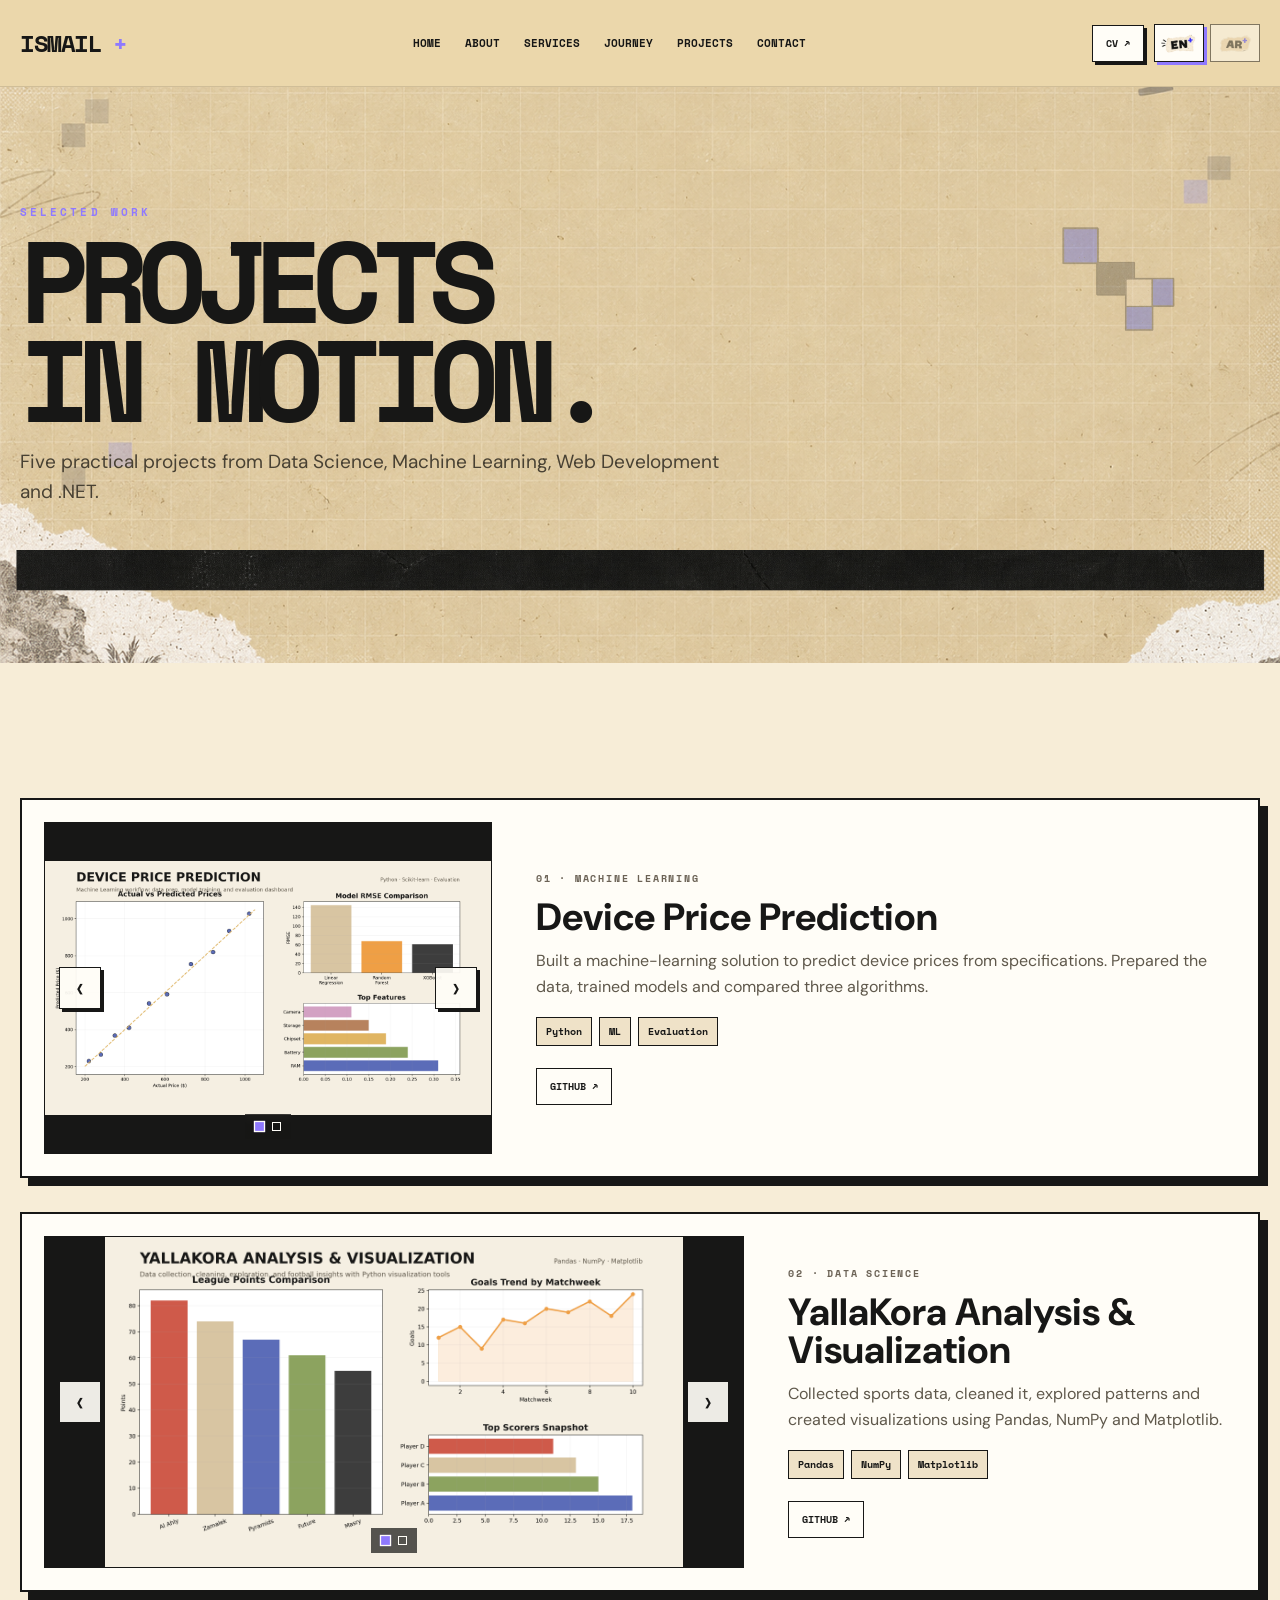
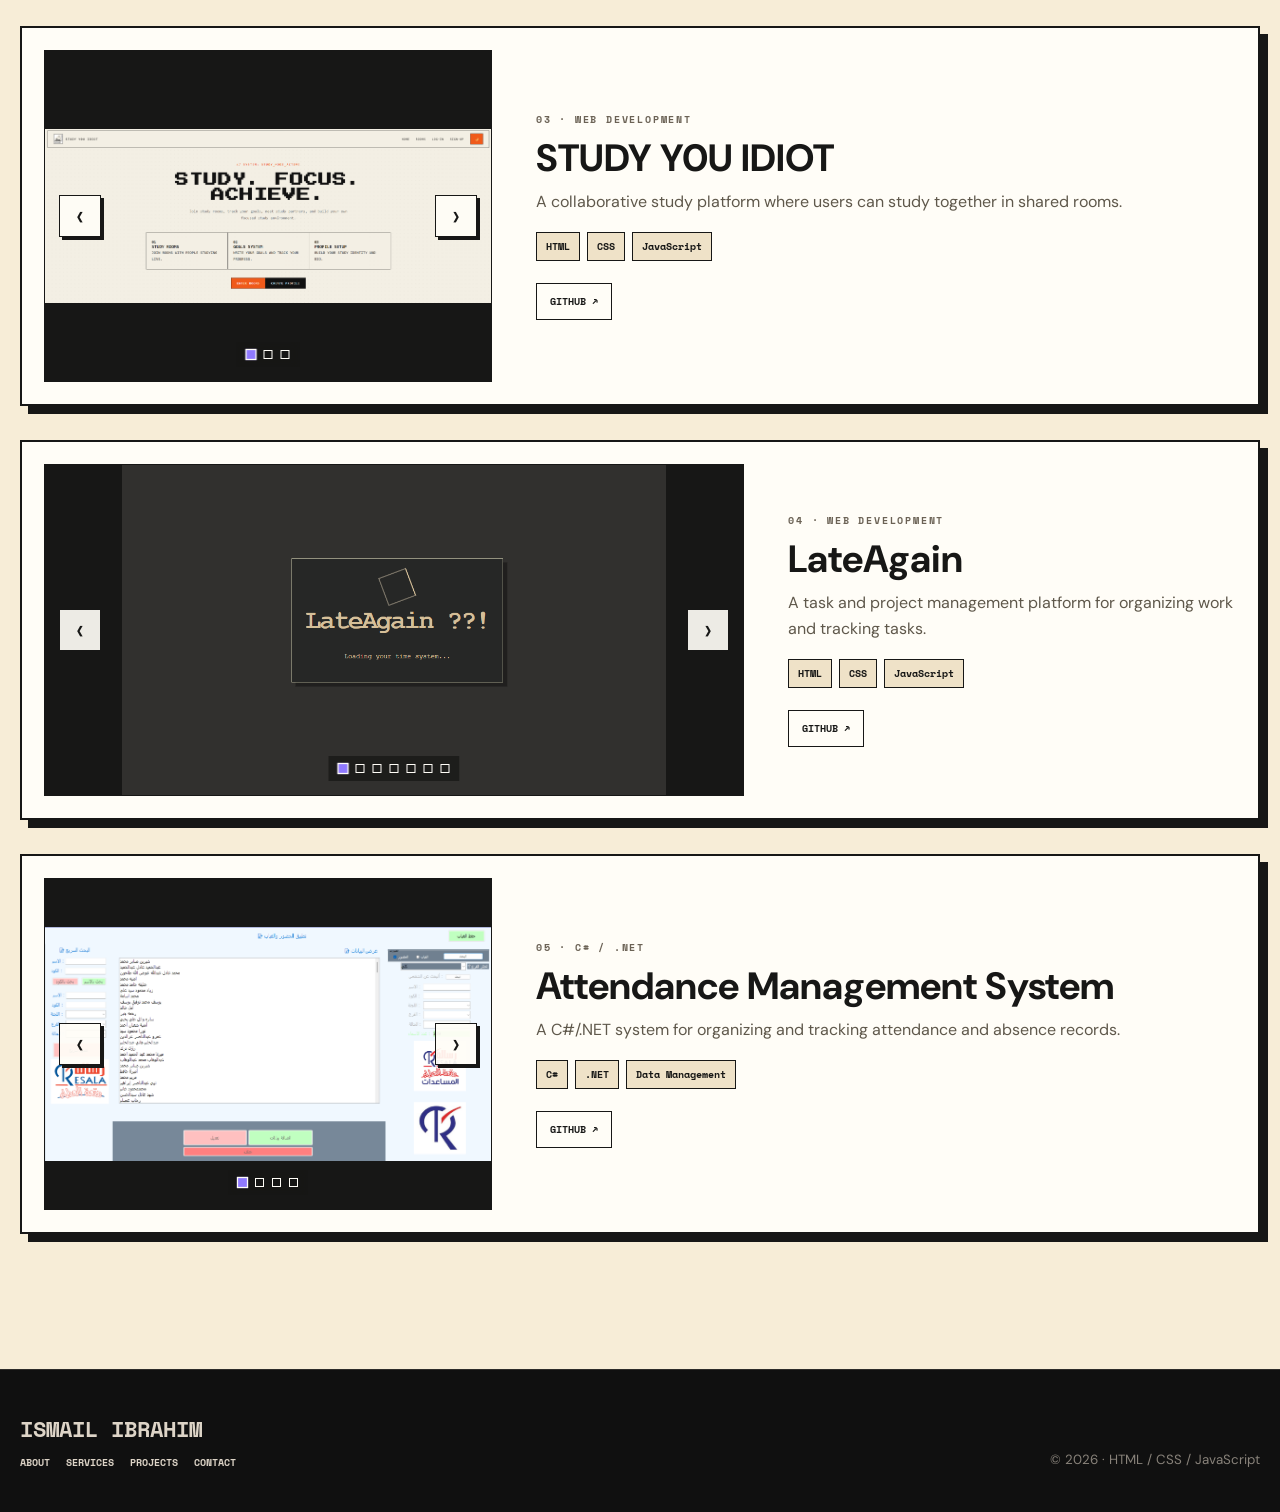
<file: projects.html>
<!doctype html>
<html lang="en" dir="ltr">

<head>
  <meta charset="utf-8">
  <meta name="viewport" content="width=device-width, initial-scale=1">
  <meta name="description" content="Ismail Ibrahim portfolio Data Science, AI, development and practical projects.">
  <title>Projects | Ismail Ibrahim</title>
  <link rel="stylesheet" href="assets/css/style.css">
  <link
    rel="icon"
    type="image/png"
    href="assets/images/Origami Parrot in Rust and Charcoal.png"
  >
</head>

<body data-title-en="Projects | Ismail Ibrahim" data-title-ar="المشاريع | إسماعيل إبراهيم">

  <div class="lang-flight">
    <img src="assets/images/plane.png" alt="">
  </div>

  <div class="page-shell">

<header class="site-header">
    <div class="container header-inner">
      <a class="brand" href="index.html">ISMAIL<span>+</span></a>
      <nav class="main-nav" aria-label="Primary navigation">
        <a href="index.html" data-page="home" data-en="Home" data-ar="الرئيسية">Home</a>
        <a href="about.html" data-page="about" data-en="About" data-ar="عني">About</a>
        <a href="services.html" data-en="Services" data-ar="الخدمات">Services</a>
        <a href="about.html#journey" data-en="Journey" data-ar="الرحلة">Journey</a>
        <a href="projects.html" data-en="Projects" data-ar="مشاريعي">Projects</a>
        <a href="contact.html" data-en="Contact" data-ar="كلمني">Contact</a>
      </nav>
      <div class="header-actions">
        <a class="cv-mini" href="assets/docs/Ismail-Ibraheem-CV.pdf" target="_blank" rel="noreferrer" data-en="CV ↗" data-ar="السيرة ↗">CV ↗</a>
        <div class="language-buttons" aria-label="Language switcher">
          <button class="language-btn active" data-lang="en" aria-label="English"><img src="assets/images/lang-en.png" alt="EN"></button>
          <button class="language-btn" data-lang="ar" aria-label="العربية"><img src="assets/images/lang-ar.png" alt="AR"></button>
        </div>
        <button class="menu-toggle" type="button" aria-label="Menu" aria-expanded="false">☰</button>
      </div>
    </div>
  </header>

    <main>

      <section class="page-hero paper-bg">
        <div class="container">

          <div class="eyebrow" data-en="SELECTED WORK" data-ar="المشاريع">
            SELECTED WORK
          </div>

          <h1
            data-en="PROJECTS<br>IN MOTION."
            data-ar="مشاريع<br>بتتحرك."
          >
            PROJECTS<br>
            IN MOTION.
          </h1>

          <p
            data-en="Five practical projects from Data Science, Machine Learning, Web Development and .NET."
            data-ar="خمس مشاريع عملية من Data Science وMachine Learning وWeb Development و.NET."
          >
            Five practical projects from Data Science,
            Machine Learning, Web Development and .NET.
          </p>

          <img
            class="decor"
            src="assets/images/textured_blue_and_charcoal_tile_mosaic.png"
            alt=""
          >

        </div>
      </section>


      <section class="section large light">
        <div class="container">

          <div class="project-list">

            <!-- =====================================================
                 PROJECT 01 — DEVICE PRICE PREDICTION
            ====================================================== -->
            <article class="project-row reveal">

              <div class="project-slider" data-slider data-interval="4200">
                <div class="project-slides">

                  <figure class="project-slide is-active">
                    <img
                      src="assets/images/device-price-01.png"
                      alt="Device Price Prediction dashboard"
                    >
                  </figure>

                  <figure class="project-slide">
                    <img
                      src="assets/images/device-price-02.png"
                      alt="Device Price Prediction model insights"
                      loading="lazy"
                    >
                  </figure>

                </div>

                <button class="slider-arrow slider-prev" type="button" aria-label="Previous image">‹</button>
                <button class="slider-arrow slider-next" type="button" aria-label="Next image">›</button>

                <div class="slider-dots" aria-label="Project images"></div>
              </div>

              <div class="project-copy">
                <div class="meta">01 · MACHINE LEARNING</div>

                <h3
                  data-en="Device Price Prediction"
                  data-ar="توقع أسعار الأجهزة"
                >
                  Device Price Prediction
                </h3>

                <p
                  data-en="Built a machine-learning solution to predict device prices from specifications. Prepared the data, trained models and compared three algorithms."
                  data-ar="بنيت Pipeline بتتوقع سعر الجهاز من مواصفاته، جهزت الداتا ودربت أكتر من Model وقارنت بين 3 Algorithms."
                >
                  Built a machine-learning solution to predict device prices
                  from specifications. Prepared the data, trained models and
                  compared three algorithms.
                </p>

                <div class="tech">
                  <span>Python</span>
                  <span>ML</span>
                  <span>Evaluation</span>
                </div>

                <div class="project-links">
                  <a
                    class="mini-btn"
                    target="_blank"
                    rel="noreferrer"
                    href="https://github.com/Ne40/Repo-1-Kaggle-Data-Science-Task"
                  >
                    GITHUB ↗
                  </a>
                </div>
              </div>

            </article>


            <!-- =====================================================
                 PROJECT 02 — YALLAKORA
            ====================================================== -->
            <article class="project-row reveal">

              <div class="project-slider" data-slider data-interval="4600">
                <div class="project-slides">

                  <figure class="project-slide is-active">
                    <img
                      src="assets/images/yallakora-01.png"
                      alt="YallaKora analysis dashboard"
                    >
                  </figure>

                  <figure class="project-slide">
                    <img
                      src="assets/images/yallakora-02.png"
                      alt="YallaKora match insights"
                      loading="lazy"
                    >
                  </figure>

                </div>

                <button class="slider-arrow slider-prev" type="button" aria-label="Previous image">‹</button>
                <button class="slider-arrow slider-next" type="button" aria-label="Next image">›</button>

                <div class="slider-dots" aria-label="Project images"></div>
              </div>

              <div class="project-copy">
                <div class="meta">02 · DATA SCIENCE</div>

                <h3
                  data-en="YallaKora Analysis & Visualization"
                  data-ar="تحليل وتصوير بيانات يلاكورة"
                >
                  YallaKora Analysis &amp; Visualization
                </h3>

                <p
                  data-en="Collected sports data, cleaned it, explored patterns and created visualizations using Pandas, NumPy and Matplotlib."
                  data-ar="جمعت بيانات رياضية، نظفتها، حللتها، وطلعت Visualizations باستخدام Pandas وNumPy وMatplotlib."
                >
                  Collected sports data, cleaned it, explored patterns
                  and created visualizations using Pandas, NumPy and Matplotlib.
                </p>

                <div class="tech">
                  <span>Pandas</span>
                  <span>NumPy</span>
                  <span>Matplotlib</span>
                </div>

                <div class="project-links">
                  <a
                    class="mini-btn"
                    target="_blank"
                    rel="noreferrer"
                    href="https://github.com/Ne40/yallakora-football-web-scraping"
                  >
                    GITHUB ↗
                  </a>
                </div>
              </div>

            </article>


            <!-- =====================================================
                 PROJECT 03 — STUDY Y0U IDIOT
            ====================================================== -->
            <article class="project-row reveal">

              <div class="project-slider" data-slider data-interval="3800">
                <div class="project-slides">

                  <figure class="project-slide is-active">
                    <img
                      src="assets/images/studyyou-01-home.png"
                      alt="Study You Idiot home page"
                    >
                  </figure>

                  <figure class="project-slide">
                    <img
                      src="assets/images/studyyou-02-rooms.png"
                      alt="Study You Idiot study rooms"
                      loading="lazy"
                    >
                  </figure>

                  <figure class="project-slide">
                    <img
                      src="assets/images/studyyou-03-profile.png"
                      alt="Study You Idiot profile page"
                      loading="lazy"
                    >
                  </figure>

                </div>

                <button class="slider-arrow slider-prev" type="button" aria-label="Previous image">‹</button>
                <button class="slider-arrow slider-next" type="button" aria-label="Next image">›</button>

                <div class="slider-dots" aria-label="Project images"></div>
              </div>

              <div class="project-copy">
                <div class="meta">03 · WEB DEVELOPMENT</div>

                <h3>STUDY Y0U IDIOT</h3>

                <p
                  data-en="A collaborative study platform where users can study together in shared rooms."
                  data-ar="Platform للدراسة الجماعية، الناس تقدر تدخل Rooms وتذاكر مع بعض."
                >
                  A collaborative study platform where users can study
                  together in shared rooms.
                </p>

                <div class="tech">
                  <span>HTML</span>
                  <span>CSS</span>
                  <span>JavaScript</span>
                </div>

                <div class="project-links">
                  <a
                    class="mini-btn"
                    target="_blank"
                    rel="noreferrer"
                    href="https://github.com/Ne40/Study-You-idiot"
                  >
                    GITHUB ↗
                  </a>
                </div>
              </div>

            </article>


            <!-- =====================================================
                 PROJECT 04 — LATEAGAIN
            ====================================================== -->
            <article class="project-row reveal">

              <div class="project-slider" data-slider data-interval="3400">
                <div class="project-slides">

                  <figure class="project-slide is-active">
                    <img
                      src="assets/images/lateagain-01-loading.png"
                      alt="LateAgain loading screen"
                    >
                  </figure>

                  <figure class="project-slide">
                    <img
                      src="assets/images/lateagain-02-login.png"
                      alt="LateAgain login page"
                      loading="lazy"
                    >
                  </figure>

                  <figure class="project-slide">
                    <img
                      src="assets/images/lateagain-03-dashboard.png"
                      alt="LateAgain dashboard"
                      loading="lazy"
                    >
                  </figure>

                  <figure class="project-slide">
                    <img
                      src="assets/images/lateagain-04-productivity.png"
                      alt="LateAgain productivity graph"
                      loading="lazy"
                    >
                  </figure>

                  <figure class="project-slide">
                    <img
                      src="assets/images/lateagain-05-priority.png"
                      alt="LateAgain priority matrix"
                      loading="lazy"
                    >
                  </figure>

                  <figure class="project-slide">
                    <img
                      src="assets/images/lateagain-06-profile.png"
                      alt="LateAgain profile page"
                      loading="lazy"
                    >
                  </figure>

                  <figure class="project-slide">
                    <img
                      src="assets/images/lateagain-07-projects.png"
                      alt="LateAgain projects page"
                      loading="lazy"
                    >
                  </figure>

                </div>

                <button class="slider-arrow slider-prev" type="button" aria-label="Previous image">‹</button>
                <button class="slider-arrow slider-next" type="button" aria-label="Next image">›</button>

                <div class="slider-dots" aria-label="Project images"></div>
              </div>

              <div class="project-copy">
                <div class="meta">04 · WEB DEVELOPMENT</div>

                <h3>LateAgain</h3>

                <p
                  data-en="A task and project management platform for organizing work and tracking tasks."
                  data-ar="Platform لتنظيم المشاريع والـTasks ومتابعة الشغل بشكل أبسط."
                >
                  A task and project management platform for organizing
                  work and tracking tasks.
                </p>

                <div class="tech">
                  <span>HTML</span>
                  <span>CSS</span>
                  <span>JavaScript</span>
                </div>

                <div class="project-links">
                  <a
                    class="mini-btn"
                    target="_blank"
                    rel="noreferrer"
                    href="https://github.com/Ne40/LateAgain-"
                  >
                    GITHUB ↗
                  </a>
                </div>
              </div>

            </article>


            <!-- =====================================================
                 PROJECT 05 — ATTENDANCE MANAGEMENT SYSTEM
            ====================================================== -->
            <article class="project-row reveal">

              <div class="project-slider" data-slider data-interval="4000">
                <div class="project-slides">

                  <figure class="project-slide is-active">
                    <img
                      src="assets/images/attendance-01-main.png"
                      alt="Attendance Management System main screen"
                    >
                  </figure>

                  <figure class="project-slide">
                    <img
                      src="assets/images/attendance-02-quick-search.png"
                      alt="Attendance Management quick search"
                      loading="lazy"
                    >
                  </figure>

                  <figure class="project-slide">
                    <img
                      src="assets/images/attendance-03-person-search.png"
                      alt="Attendance Management person search"
                      loading="lazy"
                    >
                  </figure>

                  <figure class="project-slide">
                    <img
                      src="assets/images/attendance-04-data-list.png"
                      alt="Attendance Management data list"
                      loading="lazy"
                    >
                  </figure>

                </div>

                <button class="slider-arrow slider-prev" type="button" aria-label="Previous image">‹</button>
                <button class="slider-arrow slider-next" type="button" aria-label="Next image">›</button>

                <div class="slider-dots" aria-label="Project images"></div>
              </div>

              <div class="project-copy">
                <div class="meta">05 · C# / .NET</div>

                <h3
                  data-en="Attendance Management System"
                  data-ar="نظام إدارة الحضور"
                >
                  Attendance Management System
                </h3>

                <p
                  data-en="A C#/.NET system for organizing and tracking attendance and absence records."
                  data-ar="نظام بـC# و.NET لتنظيم ومتابعة الحضور والغياب بدل الشغل اليدوي."
                >
                  A C#/.NET system for organizing and tracking
                  attendance and absence records.
                </p>

                <div class="tech">
                  <span>C#</span>
                  <span>.NET</span>
                  <span>Data Management</span>
                </div>

                <div class="project-links">
                  <a
                    class="mini-btn"
                    target="_blank"
                    rel="noreferrer"
                    href="https://github.com/Ne40/Event-Attend-Manger-C-.NET-"
                  >
                    GITHUB ↗
                  </a>
                </div>
              </div>

            </article>

          </div>
        </div>
      </section>

    </main>


    <footer class="footer">
      <div class="container footer-grid">

        <div>
          <div class="footer-name">ISMAIL IBRAHIM</div>

          <div class="footer-links">
            <a href="about.html" data-en="ABOUT" data-ar="عني">ABOUT</a>
            <a href="services.html" data-en="SERVICES" data-ar="الخدمات">SERVICES</a>
            <a href="projects.html" data-en="PROJECTS" data-ar="المشاريع">PROJECTS</a>
            <a href="contact.html" data-en="CONTACT" data-ar="تواصل">CONTACT</a>
          </div>
        </div>

        <small>© 2026 · HTML / CSS / JavaScript</small>

      </div>
    </footer>

  </div>

  <script src="assets/js/app.js"></script>
</body>

</html>
</file>
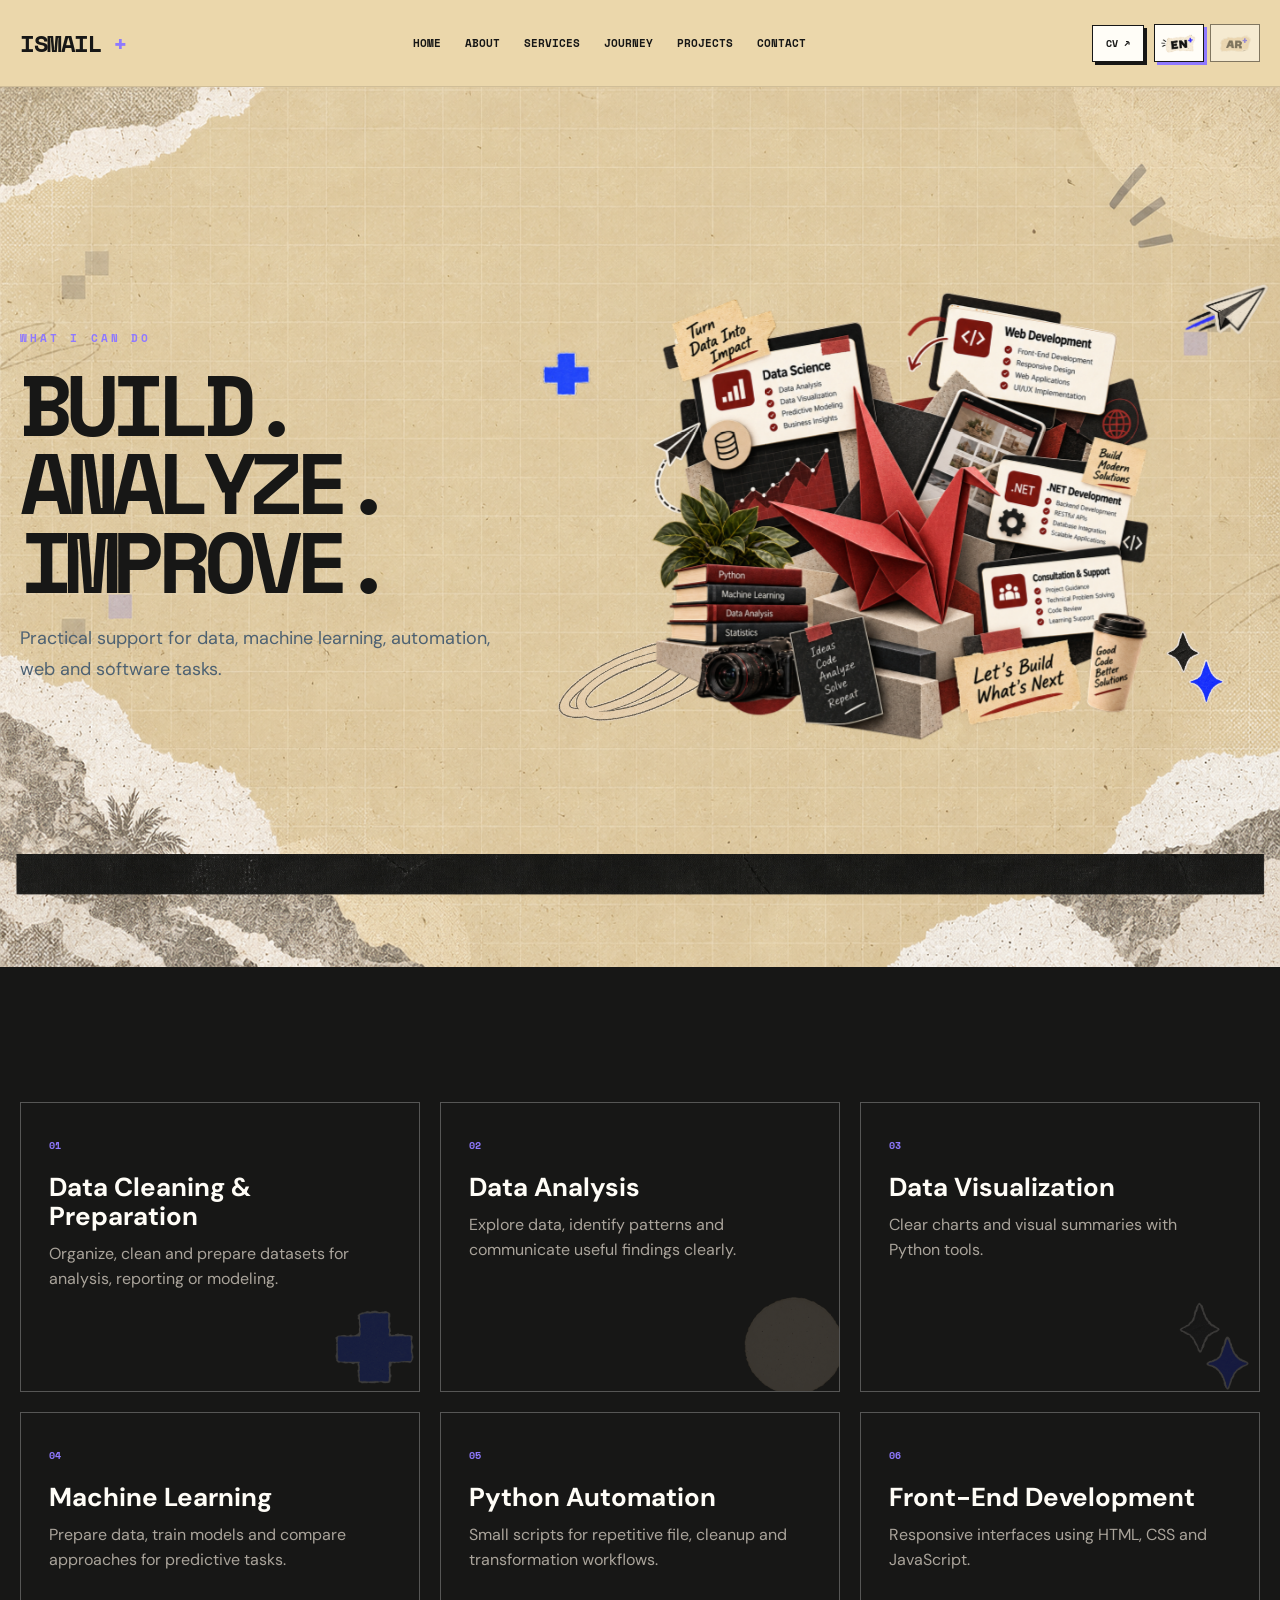
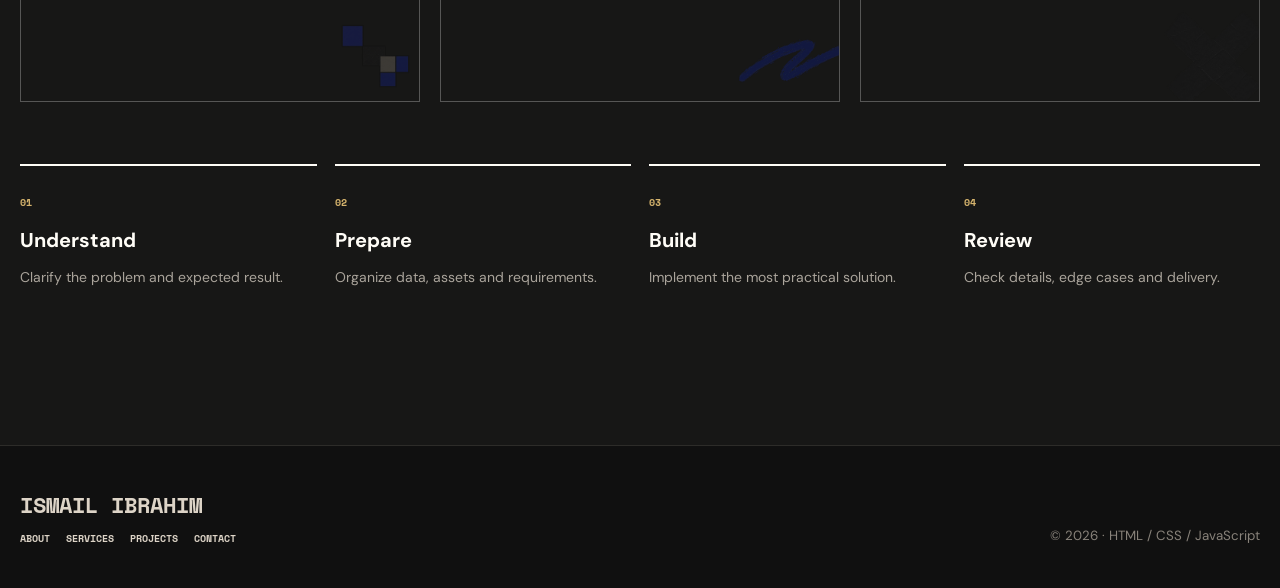
<file: services.html>
<!doctype html>
<html lang="en" dir="ltr">
    <head>
        <meta charset="utf-8">
        <meta name="viewport" content="width=device-width,initial-scale=1">
        <meta name="description" content="Ismail Ibrahim portfolio Data Science, AI, development and practical projects.">
        <title>Services | Ismail Ibrahim</title>
        <link rel="stylesheet" href="assets/css/style.css">
        <link
        rel="icon"
        type="image/png"
        href="assets/images/Origami Parrot in Rust and Charcoal.png"
        >
    </head>
    <body data-title-en="Services | Ismail Ibrahim" data-title-ar="الخدمات | إسماعيل إبراهيم">
        <div class="lang-flight">
            <img src="assets/images/plane.png" alt="">
        </div>
        <div class="page-shell">
            <header class="site-header">
    <div class="container header-inner">
      <a class="brand" href="index.html">ISMAIL<span>+</span></a>
      <nav class="main-nav" aria-label="Primary navigation">
        <a href="index.html" data-page="home" data-en="Home" data-ar="الرئيسية">Home</a>
        <a href="about.html" data-page="about" data-en="About" data-ar="عني">About</a>
        <a href="services.html" data-en="Services" data-ar="الخدمات">Services</a>
        <a href="about.html#journey" data-en="Journey" data-ar="الرحلة">Journey</a>
        <a href="projects.html" data-en="Projects" data-ar="مشاريعي">Projects</a>
        <a href="contact.html" data-en="Contact" data-ar="كلمني">Contact</a>
      </nav>
      <div class="header-actions">
        <a class="cv-mini" href="assets/docs/Ismail-Ibraheem-CV.pdf" target="_blank" rel="noreferrer" data-en="CV ↗" data-ar="السيرة ↗">CV ↗</a>
        <div class="language-buttons" aria-label="Language switcher">
          <button class="language-btn active" data-lang="en" aria-label="English"><img src="assets/images/lang-en.png" alt="EN"></button>
          <button class="language-btn" data-lang="ar" aria-label="العربية"><img src="assets/images/lang-ar.png" alt="AR"></button>
        </div>
        <button class="menu-toggle" type="button" aria-label="Menu" aria-expanded="false">☰</button>
      </div>
    </div>
  </header>
<main>
<section class="page-hero paper-bg services-hero">

  <div class="container services-hero-layout">

    <!-- =========================
         CONTENT
    ========================== -->
    <div class="services-hero-copy reveal">

      <div
        class="eyebrow"
        data-en="WHAT I CAN DO"
        data-ar="أقدر أساعد في إيه؟"
      >
        WHAT I CAN DO
      </div>


      <h1
        data-en="BUILD.<br>ANALYZE.<br>IMPROVE."
        data-ar="أبني.<br>أحلل.<br>أطوّر."
      >
        BUILD.<br>
        ANALYZE.<br>
        IMPROVE.
      </h1>


      <p
        data-en="Practical support for data, machine learning, automation, web and software tasks."
        data-ar="مساعدة عملية في الداتا، الـMachine Learning، الأتمتة، الويب، وحلول البرمجة."
      >
        Practical support for data, machine learning,
        automation, web and software tasks.
      </p>

    </div>


    <!-- =========================
         VISUAL
    ========================== -->
    <div class="services-hero-art reveal">

      <!-- Main Collage -->
      <img
        class="services-main-collage"
        src="assets/images/Data Into Impact_ Tech Collage.png"
        alt="Data, development and software services collage"
      >


      <!-- Floating Paper Plane -->
      <img
        class="services-deco services-plane"
        src="assets/images/plane.png"
        alt=""
      >


      <!-- Sparkles -->
      <img
        class="services-deco services-sparkles"
        src="assets/images/sparkles.png"
        alt=""
      >


      <!-- Paper Plus -->
      <img
        class="services-deco services-plus"
        src="assets/images/plus-blue.png"
        alt=""
      >


      <!-- Scribble -->
      <img
        class="services-deco services-scribble"
        src="assets/images/oval-scribble.png"
        alt=""
      >

    </div>

  </div>

</section>
<section class="section large dark">
    <div class="container">
        <div class="services-grid">
            <article class="service reveal">
                <span class="num">01</span>
                <h3 data-en="Data Cleaning & Preparation" data-ar="تنضيف وتجهيز الداتا">Data Cleaning & Preparation</h3>
                <p data-en="Organize, clean and prepare datasets for analysis, reporting or modeling." data-ar="أنظم الداتا وأنضفها وأجهزها قبل التحليل أو التقارير أو الـModeling.">Organize, clean and prepare datasets for analysis, reporting or modeling.</p>
                <img src="assets/images/plus-blue.png" alt="">
            </article>
            <article class="service reveal">
                <span class="num">02</span>
                <h3 data-en="Data Analysis" data-ar="تحليل البيانات">Data Analysis</h3>
                <p data-en="Explore data, identify patterns and communicate useful findings clearly." data-ar="أفهم الداتا وأطلع منها Patterns وInsights تتفهم بسهولة.">Explore data, identify patterns and communicate useful findings clearly.</p>
                <img src="assets/images/circle-beige.png" alt="">
            </article>
            <article class="service reveal">
                <span class="num">03</span>
                <h3 data-en="Data Visualization" data-ar="تصوير البيانات">Data Visualization</h3>
                <p data-en="Clear charts and visual summaries with Python tools." data-ar="Charts وVisuals واضحة بدل أرقام كتير ملهاش معنى.">Clear charts and visual summaries with Python tools.</p>
                <img src="assets/images/sparkles.png" alt="">
            </article>
            <article class="service reveal">
                <span class="num">04</span>
                <h3 data-en="Machine Learning" data-ar="Machine Learning">Machine Learning</h3>
                <p data-en="Prepare data, train models and compare approaches for predictive tasks." data-ar="تجهيز الداتا وتدريب Models ومقارنة أكتر من Approach للـprediction.">Prepare data, train models and compare approaches for predictive tasks.</p>
                <img src="assets/images/pixel-mosaic.png" alt="">
            </article>
            <article class="service reveal">
                <span class="num">05</span>
                <h3 data-en="Python Automation" data-ar="أتمتة بـPython">Python Automation</h3>
                <p data-en="Small scripts for repetitive file, cleanup and transformation workflows." data-ar="Scripts بسيطة توفر وقت في الشغل المتكرر زي الملفات والتنضيف والتحويلات.">Small scripts for repetitive file, cleanup and transformation workflows.</p>
                <img src="assets/images/blue-scribble.png" alt="">
            </article>
            <article class="service reveal">
                <span class="num">06</span>
                <h3 data-en="Front-End Development" data-ar="Front-End Development">Front-End Development</h3>
                <p data-en="Responsive interfaces using HTML, CSS and JavaScript." data-ar="واجهات Responsive بـHTML وCSS وJavaScript بشكل مرتب وواضح.">Responsive interfaces using HTML, CSS and JavaScript.</p>
                <img src="assets/images/x-black.png" alt="">
            </article></div><div class="process reveal">
                <div class="process-step">
                    <b>01</b>
                    <h4 data-en="Understand" data-ar="أفهم">Understand</h4>
                    <p data-en="Clarify the problem and expected result." data-ar="أفهم المطلوب والنتيجة اللي محتاجين نوصل لها.">Clarify the problem and expected result.</p>
                </div>
                <div class="process-step">
                    <b>02</b>
                    <h4 data-en="Prepare" data-ar="أجهّز">Prepare</h4>
                    <p data-en="Organize data, assets and requirements." data-ar="أرتب الداتا والملفات والمتطلبات.">Organize data, assets and requirements.</p>
                </div>
                <div class="process-step">
                    <b>03</b>
                    <h4 data-en="Build" data-ar="أنفّذ">Build</h4>
                    <p data-en="Implement the most practical solution." data-ar="أنفذ أنسب حل من غير تعقيد زيادة.">Implement the most practical solution.</p>
                </div><div class="process-step">
                    <b>04</b>
                    <h4 data-en="Review" data-ar="أراجع">Review</h4>
                    <p data-en="Check details, edge cases and delivery." data-ar="أراجع التفاصيل والحالات المختلفة قبل التسليم.">Check details, edge cases and delivery.</p>
                </div>
            </div>
        </div>
    </section>
</main>
<footer class="footer">
    <div class="container footer-grid">
        <div>
            <div class="footer-name">ISMAIL IBRAHIM</div>
            <div class="footer-links"><a href="about.html" data-en="ABOUT" data-ar="عني">ABOUT</a>
                <a href="services.html" data-en="SERVICES" data-ar="الخدمات">SERVICES</a>
                <a href="projects.html" data-en="PROJECTS" data-ar="المشاريع">PROJECTS</a>
                <a href="contact.html" data-en="CONTACT" data-ar="تواصل">CONTACT</a>
            </div>
        </div>
        <small>© 2026 · HTML / CSS / JavaScript</small>
    </div>
</footer>
</div>
<script src="assets/js/app.js"></script>
</body>
</html>
</file>
<file: assets/css/style.css>
@import url("https://fonts.googleapis.com/css2?family=Cairo:wght@400;500;600;700;800&family=DM+Sans:wght@400;500;600;700&family=Space+Mono:wght@400;700&display=swap");

:root {
  --paper: #ead5a8;
  --paper-light: #f7edd7;
  --ink: #171716;
  --ink-2: #24231f;
  --white: #fffdf7;
  --muted: #6b6255;
  --purple: #8f79ff;
  --blue: #4338ff;
  --gold: #d6b46d;
  --line: rgba(23, 23, 22, .16);
  --max: 1240px;
}

* {
  box-sizing: border-box;
}

html {
  scroll-behavior: smooth;
}

body {
  margin: 0;
  background: var(--paper-light);
  color: var(--ink);
  font-family: "DM Sans", Arial, sans-serif;
  line-height: 1.6;
  overflow-x: hidden;
}

a {
  color: inherit;
  text-decoration: none;
}

img {
  display: block;
  max-width: 100%;
}

button, input, textarea {
  font: inherit;
}

::selection {
  background: var(--purple);
  color: #fff;
}

.container {
  width: min(var(--max), calc(100% - 40px));
  margin-inline: auto;
}

.page-shell {
  transition: opacity .25s ease, transform .25s ease, filter .25s ease;
}

body.lang-switching .page-shell {
  opacity: .12;
  transform: scale(.992);
  filter: blur(3px);
}

/* Header */

.topbar {
  position: sticky;
  top: 0;
  z-index: 80;
  background: rgba(234, 213, 168, .9);
  backdrop-filter: blur(14px);
  border-bottom: 1px solid rgba(0, 0, 0, .08);
}

.nav {
  min-height: 78px;
  display: flex;
  align-items: center;
  justify-content: space-between;
  gap: 22px;
}

.brand {
  font: 700 24px/1 "Space Mono", monospace;
  letter-spacing: -.06em;
}

.brand span {
  color: var(--purple);
}

.nav-links {
  display: flex;
  align-items: center;
  gap: 24px;
  font: 700 11px/1 "Space Mono", monospace;
  text-transform: uppercase;
  letter-spacing: .05em;
}

.nav-links a {
  position: relative;
  padding: 8px 0;
}

.nav-links a::after {
  content: "";
  position: absolute;
  left: 0;
  right: 100%;
  bottom: 0;
  height: 3px;
  background: var(--ink);
  transition: .2s;
}

.nav-links a:hover::after, .nav-links a.active::after {
  right: 0;
}

.nav-actions {
  display: flex;
  align-items: center;
  gap: 10px;
}

.nav-btn, .lang-switcher {
  border: 1.5px solid var(--ink);
  background: var(--white);
  box-shadow: 3px 3px 0 var(--ink);
}

.nav-btn {
  padding: 10px 13px;
  font: 700 10px "Space Mono", monospace;
}

.language-switcher {
  display: flex;
  align-items: center;
  gap: 7px;
  padding: 7px 10px;
}

.language-switcher>span {
  opacity: .35;
}

.lang-btn {
  border: 0;
  background: transparent;
  font: 700 10px "Space Mono", monospace;
  opacity: .4;
  cursor: pointer;
}

.lang-btn.active {
  opacity: 1;
  color: var(--purple);
}

.menu-btn {
  display: none;
  width: 42px;
  height: 42px;
  border: 1.5px solid var(--ink);
  background: var(--white);
  font-size: 22px;
}

/* Language plane transition */

.lang-flight {
  position: fixed;
  inset: 0;
  z-index: 999;
  pointer-events: none;
  display: none;
  overflow: hidden;
  background: rgba(234, 213, 168, .18);
}

.lang-flight.active {
  display: block;
}

.lang-flight img {
  position: absolute;
  width: 190px;
  top: 42%;
  filter: drop-shadow(8px 12px 0 rgba(0, 0, 0, .12));
}

.lang-flight.to-ar img {
  animation: planeToAr .8s cubic-bezier(.2, .65, .2, 1) forwards;
}

.lang-flight.to-en img {
  transform: scaleX(-1);
  animation: planeToEn .8s cubic-bezier(.2, .65, .2, 1) forwards;
}

@keyframes planeToAr {
  from {
    left: -220px;
    transform: rotate(-5deg);
  }

  to {
    left: calc(100% + 40px);
    transform: rotate(7deg);
  }
}

@keyframes planeToEn {
  from {
    right: -220px;
    transform: scaleX(-1) rotate(-5deg);
  }

  to {
    right: calc(100% + 40px);
    transform: scaleX(-1) rotate(7deg);
  }
}

/* common backgrounds */

.paper-bg {
  background-color: var(--paper);
  background-image: url("../images/vintage_beige_grid_paper_collage.png");
  background-size: cover;
  background-position: center;
}

.dark {
  background: var(--ink);
  color: var(--white);
}

.light {
  background: var(--paper-light);
  color: var(--ink);
}

.section {
  position: relative;
  padding: 110px 0;
  overflow: hidden;
}

.section.large {
  padding: 135px 0;
}

.section-head {
  display: flex;
  justify-content: space-between;
  gap: 32px;
  align-items: flex-end;
  margin-bottom: 58px;
}

.eyebrow {
  font: 700 11px "Space Mono", monospace;
  letter-spacing: .28em;
  text-transform: uppercase;
  color: var(--purple);
  margin-bottom: 10px;
}

.section-title {
  margin: 0;
  font-family: "Cairo", "DM Sans", sans-serif;
  font-size: clamp(44px, 6vw, 78px);
  font-weight: 800;
  line-height: .98;
  letter-spacing: -.04em;
}

.section-copy {
  max-width: 560px;
  margin: 0;
  color: #b9b2a7;
  font-size: 17px;
}

.light .section-copy {
  color: #5f574b;
}

/* hero */

.hero {
  min-height: calc(100vh - 78px);
  display: flex;
  align-items: center;
  position: relative;
  overflow: hidden;
  padding: 60px 0 85px;
}

.hero::after {
  content: "";
  position: absolute;
  left: 0;
  right: 0;
  bottom: -2px;
  height: 130px;
  background: url("../images/torn_paper_collage_divider.png") center bottom/cover no-repeat;
  z-index: 8;
  pointer-events: none;
}

.hero-grid {
  display: grid;
  grid-template-columns: .78fr 1.22fr;
  align-items: center;
  gap: 26px;
  position: relative;
  z-index: 5;
}

.hero-copy {
  padding-bottom: 52px;
}

.folio {
  margin: 0;
  font: 700 clamp(60px, 8vw, 118px)/.84 "Space Mono", monospace;
  letter-spacing: -.1em;
}

.folio .accent {
  color: var(--purple);
}

.hero-kicker {
  margin: 24px 0 0;
  font: 700 11px/1.8 "Space Mono", monospace;
  letter-spacing: .26em;
  text-transform: uppercase;
}

.hero-kicker b {
  display: block;
  color: var(--muted);
}

.hero-lead {
  max-width: 560px;
  font-size: 19px;
  color: #40392d;
  margin: 26px 0 0;
}

.actions {
  display: flex;
  gap: 12px;
  flex-wrap: wrap;
  margin-top: 30px;
}

.btn {
  display: inline-flex;
  align-items: center;
  justify-content: center;
  gap: 8px;
  padding: 14px 18px;
  border: 2px solid var(--ink);
  background: var(--white);
  font: 700 11px "Space Mono", monospace;
  box-shadow: 4px 4px 0 var(--ink);
  transition: .2s;
}

.btn:hover {
  transform: translate(2px, 2px);
  box-shadow: 2px 2px 0 var(--ink);
}

.btn.primary {
  background: var(--ink);
  color: var(--white);
  box-shadow: 4px 4px 0 var(--purple);
}

.hero-art {
  min-height: 760px;
  position: relative;
}

.halo {
  position: absolute;
  width: 470px;
  height: 470px;
  border-radius: 50%;
  background: url("../images/vintage_torn_paper_sticker_circle.png") center/contain no-repeat;
  left: 50%;
  top: 30px;
  transform: translateX(-50%);
  opacity: .86;
}

.hero-portrait {
  position: absolute;
  left: 50%;
  bottom: 10px;
  transform: translateX(-50%);
  height: 760px;
  width: auto;
  max-width: none;
  z-index: 3;
}

.name-strip {
  position: absolute;
  z-index: 6;
  left: 50%;
  top: 265px;
  transform: translateX(-50%) rotate(-1deg);
  min-width: 590px;
  padding: 10px 28px 17px;
  background: var(--white);
  border: 2px solid var(--ink);
  box-shadow: 7px 7px 0 var(--ink);
  font: 800 clamp(58px, 6.8vw, 94px)/1 "Cairo", sans-serif;
  text-align: center;
}

.name-strip:before, .name-strip:after {
  content: "";
  position: absolute;
  width: 14px;
  height: 14px;
  background: var(--ink);
  border: 2px solid var(--white);
  box-shadow: 0 0 0 1px var(--ink);
}

.name-strip:before {
  left: -8px;
  top: -8px;
}

.name-strip:after {
  right: -8px;
  bottom: -8px;
}

.hero-note {
  position: absolute;
  z-index: 5;
  font: 700 11px/1.8 "Space Mono", monospace;
  letter-spacing: .3em;
  text-transform: uppercase;
}

.hero-note.n1 {
  left: 0;
  top: 60px;
}

.hero-note.n2 {
  right: 0;
  top: 78px;
  text-align: right;
}

.hero-note.n3 {
  left: 22px;
  bottom: 190px;
  font: 700 18px/1.45 "Cairo", sans-serif;
  letter-spacing: 0;
  text-transform: none;
  transform: rotate(-8deg);
}

.hero-note.n4 {
  right: 12px;
  bottom: 160px;
  font: 700 17px/1.45 "Cairo", sans-serif;
  letter-spacing: 0;
  text-transform: none;
  transform: rotate(-7deg);
  text-align: right;
}

.hero-doodle {
  position: absolute;
  width: 170px;
  z-index: 2;
  opacity: .9;
}

.hero-doodle.d1 {
  left: 7%;
  bottom: 260px;
}

.hero-doodle.d2 {
  right: 10%;
  top: 360px;
  width: 130px;
}

.hero-doodle.d3 {
  left: 16%;
  top: 225px;
  width: 80px;
}

/* intro about */

.about-split {
  display: grid;
  grid-template-columns: 1.05fr .95fr;
  gap: 70px;
  align-items: center;
}

.about-window {
  background: var(--white);
  color: var(--ink);
  border: 2px solid #d3b678;
  border-radius: 18px;
  overflow: hidden;
  box-shadow: 10px 10px 0 #080808;
}

.about-window-head {
  height: 48px;
  border-bottom: 1px solid #cfb274;
  display: flex;
  align-items: center;
  gap: 8px;
  padding: 0 16px;
  font: 700 15px "Cairo", sans-serif;
}

.dot {
  width: 12px;
  height: 12px;
  border-radius: 50%;
  background: #d2b274;
}

.about-window-head strong {
  margin-left: auto;
}

.about-window-body {
  padding: 30px;
}

.about-window-body p {
  margin: 0 0 17px;
  font-size: 17px;
}

.chips {
  display: flex;
  gap: 8px;
  flex-wrap: wrap;
  margin-top: 22px;
}

.chip {
  padding: 7px 10px;
  border: 1px solid var(--ink);
  background: #f0e4ca;
  font: 700 10px "Space Mono", monospace;
}

.photo-stack {
  position: relative;
  min-height: 620px;
}

.photo-card {
  position: absolute;
  background: var(--white);
  border: 2px solid var(--ink);
  padding: 10px;
  box-shadow: 8px 8px 0 rgba(0, 0, 0, .8);
}

.photo-card img {
  width: 100%;
  height: 100%;
  object-fit: cover;
}

.photo-card.one {
  width: 380px;
  height: 510px;
  left: 5%;
  top: 40px;
  transform: rotate(-5deg);
}

.photo-card.two {
  width: 300px;
  height: 395px;
  right: 2%;
  top: 120px;
  transform: rotate(7deg);
}

/* charts */

.charts-grid {
  display: grid;
  grid-template-columns: 1.1fr .9fr;
  gap: 26px;
}

.chart-panel {
  position: relative;
  border: 1px solid rgba(255, 255, 255, .24);
  padding: 30px;
  min-height: 390px;
  overflow: hidden;
}

.chart-panel h3 {
  margin: 0 0 8px;
  font-size: 28px;
}

.chart-panel p {
  margin: 0 0 26px;
  color: #aaa49b;
}

.bars-list {
  display: grid;
  gap: 20px;
}

.bar-row {
  display: grid;
  grid-template-columns: 180px 1fr 54px;
  align-items: center;
  gap: 18px;
}

.bar-row strong {
  font-size: 14px;
}

.track {
  height: 18px;
  background: #353431;
  border: 1px solid #5c5953;
  position: relative;
}

.fill {
  height: 100%;
  background: linear-gradient(90deg, var(--gold), #f2d893);
  border-right: 3px solid var(--purple);
}

.radial-wrap {
  display: grid;
  place-items: center;
  min-height: 280px;
  position: relative;
}

.radar {
  width: 260px;
  height: 260px;
  position: relative;
}

.radar:before, .radar:after {
  content: "";
  position: absolute;
  inset: 20px;
  border: 1px solid rgba(255, 255, 255, .26);
  border-radius: 50%;
}

.radar:after {
  inset: 55px;
}

.radar .shape {
  position: absolute;
  inset: 40px;
  background: rgba(143, 121, 255, .35);
  clip-path: polygon(50% 0, 88% 24%, 100% 64%, 68% 100%, 22% 86%, 0 40%);
  border: 2px solid var(--purple);
}

/* timeline */

.timeline {
  display: grid;
  grid-template-columns: repeat(4, 1fr);
  border-top: 2px solid currentColor;
  margin-top: 34px;
}

.time {
  position: relative;
  padding: 30px 20px 0;
}

.time:before {
  content: "";
  position: absolute;
  top: -9px;
  left: 20px;
  width: 16px;
  height: 16px;
  border-radius: 50%;
  background: var(--purple);
  box-shadow: 0 0 0 5px var(--ink);
}

.time .date {
  font: 700 10px "Space Mono", monospace;
  color: var(--gold);
}

.time h3 {
  font-size: 19px;
  line-height: 1.25;
  margin: 9px 0;
}

.time p {
  margin: 0;
  color: #aaa49b;
  font-size: 14px;
}

/* projects */

.project-list {
  display: grid;
  gap: 34px;
}

.project-row {
  display: grid;
  grid-template-columns: .78fr 1.22fr;
  gap: 44px;
  align-items: center;
  background: var(--white);
  border: 2px solid var(--ink);
  box-shadow: 8px 8px 0 var(--ink);
  padding: 22px;
}

.project-row:nth-child(even) {
  grid-template-columns: 1.22fr .78fr;
}

.project-row:nth-child(even) .project-visual {
  order: 2;
}

.project-visual {
  min-height: 330px;
  position: relative;
  overflow: hidden;
  background: var(--paper);
  border: 1px solid var(--ink);
}

.project-visual.grid {
  background-image: linear-gradient(rgba(23, 23, 22, .08) 1px, transparent 1px), linear-gradient(90deg, rgba(23, 23, 22, .08) 1px, transparent 1px);
  background-size: 28px 28px;
}

.project-visual img {
  width: 100%;
  height: 100%;
  object-fit: cover;
}

.project-copy .meta {
  font: 700 10px "Space Mono", monospace;
  letter-spacing: .18em;
  color: var(--muted);
}

.project-copy h3 {
  font-size: 38px;
  line-height: 1;
  margin: 12px 0 12px;
}

.project-copy p {
  font-size: 16px;
  color: #5f584b;
  margin: 0 0 18px;
}

.tech {
  display: flex;
  gap: 7px;
  flex-wrap: wrap;
}

.tech span {
  border: 1px solid var(--ink);
  padding: 6px 9px;
  background: #efe2c8;
  font: 700 10px "Space Mono", monospace;
}

.project-links {
  display: flex;
  gap: 10px;
  flex-wrap: wrap;
  margin-top: 22px;
}

.mini-btn {
  padding: 10px 13px;
  border: 1.5px solid var(--ink);
  font: 700 10px "Space Mono", monospace;
  background: var(--white);
}

.chart-art {
  position: absolute;
  inset: 28px;
  display: flex;
  align-items: flex-end;
  gap: 14px;
  border-left: 2px solid var(--ink);
  border-bottom: 2px solid var(--ink);
  padding: 12px;
}

.chart-art i {
  flex: 1;
  background: var(--ink);
  border: 2px solid var(--ink);
}

.chart-art i:nth-child(1) {
  height: 28%;
  background: #eee4cf;
}

.chart-art i:nth-child(2) {
  height: 48%;
  background: var(--gold);
}

.chart-art i:nth-child(3) {
  height: 80%;
  background: var(--purple);
}

.chart-art i:nth-child(4) {
  height: 66%;
  background: #eee4cf;
}

.chart-art i:nth-child(5) {
  height: 92%;
  background: var(--ink);
}

/* services */

.services-grid {
  display: grid;
  grid-template-columns: repeat(3, 1fr);
  gap: 20px;
}

.service {
  position: relative;
  min-height: 290px;
  border: 1px solid rgba(255, 255, 255, .27);
  padding: 28px;
  overflow: hidden;
}

.service .num {
  font: 700 10px "Space Mono", monospace;
  color: var(--purple);
}

.service h3 {
  font-size: 26px;
  line-height: 1.12;
  margin: 16px 0 10px;
}

.service p {
  color: #aaa49b;
  margin: 0;
}

.service img {
  position: absolute;
  right: -15px;
  bottom: -15px;
  width: 120px;
  opacity: .18;
}

.process {
  display: grid;
  grid-template-columns: repeat(4, 1fr);
  gap: 18px;
  margin-top: 62px;
}

.process-step {
  border-top: 2px solid var(--white);
  padding: 22px 0;
}

.process-step b {
  font: 700 10px "Space Mono", monospace;
  color: var(--gold);
}

.process-step h4 {
  font-size: 20px;
  margin: 10px 0;
}

.process-step p {
  margin: 0;
  color: #aaa49b;
  font-size: 14px;
}

/* contact */

.contact-grid {
  display: grid;
  grid-template-columns: .8fr 1.2fr;
  gap: 42px;
  align-items: start;
}

.contact-card {
  border: 1px solid rgba(255, 255, 255, .26);
  padding: 30px;
}

.contact-card h2 {
  font-size: 42px;
  line-height: 1;
  margin: 0 0 16px;
}

.contact-card p {
  color: #aaa49b;
}

.contact-card a {
  display: block;
  margin: 12px 0;
  color: #ddd4c7;
  word-break: break-word;
}

.form {
  display: grid;
  grid-template-columns: 1fr 1fr;
  gap: 14px;
}

.field {
  display: grid;
  gap: 7px;
}

.field.full {
  grid-column: 1/-1;
}

.field label {
  font: 700 10px "Space Mono", monospace;
  letter-spacing: .14em;
  text-transform: uppercase;
}

.field input, .field textarea {
  background: #242422;
  border: 1px solid #67645d;
  color: #fff;
  padding: 14px;
  outline: none;
}

.field input:focus, .field textarea:focus {
  border-color: var(--purple);
}

.field textarea {
  min-height: 180px;
  resize: vertical;
}

.form-note {
  font-size: 12px;
  color: #99938a;
  margin-top: 10px;
}

.contact-photo {
  margin-top: 30px;
  border: 2px solid var(--white);
  box-shadow: 8px 8px 0 var(--purple);
  transform: rotate(-2deg);
}

/* page heroes */

.page-hero {
  min-height: 64vh;
  display: flex;
  align-items: center;
  position: relative;
  overflow: hidden;
  padding: 90px 0 110px;
}

.page-hero::after {
  content: "";
  position: absolute;
  left: 0;
  right: 0;
  bottom: -2px;
  height: 115px;
  background: url("../images/torn_paper_collage_divider.png") center bottom/cover no-repeat;
  z-index: 2;
}

.page-hero h1 {
  margin: 0;
  font: 700 clamp(66px, 9vw, 132px)/.86 "Space Mono", monospace;
  letter-spacing: -.1em;
  max-width: 950px;
}

.page-hero p {
  max-width: 720px;
  font-size: 19px;
  color: #484133;
}

.page-hero .decor {
  position: absolute;
  right: 5%;
  top: 16%;
  width: 200px;
  opacity: .26;
}

/* footer */

.footer {
  background: #101010;
  color: #ddd4c7;
  padding: 42px 0;
  border-top: 1px solid #2d2c29;
}

.footer-grid {
  display: flex;
  justify-content: space-between;
  gap: 24px;
  align-items: flex-end;
}

.footer-name {
  font: 700 22px "Space Mono", monospace;
}

.footer-links {
  display: flex;
  gap: 16px;
  flex-wrap: wrap;
  margin-top: 10px;
  font: 700 10px "Space Mono", monospace;
}

.footer small {
  color: #88827a;
}

/* reveal */

.reveal {
  opacity: 0;
  transform: translateY(20px);
  transition: opacity .65s ease, transform .65s ease;
}

.reveal.visible {
  opacity: 1;
  transform: none;
}

/* RTL */

html[dir="rtl"] body {
  font-family: "Cairo", "DM Sans", sans-serif;
}

.rtl-flip {
  transition: transform .3s ease;
}

html[dir="rtl"] .rtl-flip {
  transform: scaleX(-1);
}

html[dir="rtl"] .nav, html[dir="rtl"] .nav-links, html[dir="rtl"] .actions, html[dir="rtl"] .chips, html[dir="rtl"] .tech, html[dir="rtl"] .project-links, html[dir="rtl"] .footer-links {
  direction: rtl;
}

html[dir="rtl"] .hero-copy, html[dir="rtl"] .section-head, html[dir="rtl"] .about-window-body, html[dir="rtl"] .project-copy, html[dir="rtl"] .service, html[dir="rtl"] .contact-card, html[dir="rtl"] .form, html[dir="rtl"] .page-hero, html[dir="rtl"] .time {
  text-align: right;
}

html[dir="rtl"] .about-window-head strong {
  margin-left: 0;
  margin-right: auto;
}

html[dir="rtl"] .time:before {
  left: auto;
  right: 20px;
}

html[dir="rtl"] .project-row:nth-child(even) .project-visual {
  order: 0;
}

html[dir="rtl"] .contact-card a {
  direction: ltr;
  text-align: left;
}

@media (max-width:1000px) {
  .hero-grid, .about-split, .charts-grid, .contact-grid, .project-row, .project-row:nth-child(even) {
    grid-template-columns: 1fr;
  }

  .project-row:nth-child(even) .project-visual {
    order: 0;
  }

  .hero {
    padding-top: 40px;
  }

  .hero-art {
    min-height: 680px;
  }

  .hero-portrait {
    height: 670px;
  }

  .timeline {
    grid-template-columns: 1fr 1fr;
    row-gap: 34px;
  }

  .services-grid {
    grid-template-columns: 1fr 1fr;
  }

  .process {
    grid-template-columns: 1fr 1fr;
  }

  .section-head {
    display: block;
  }

  .section-copy {
    margin-top: 18px;
  }
}

@media (max-width:760px) {
  .container {
    width: min(100% - 26px, var(--max));
  }

  .nav-links, .nav-actions {
    display: none;
  }

  .menu-btn {
    display: block;
  }

  .nav.open {
    height: auto;
    flex-wrap: wrap;
    align-items: flex-start;
    padding: 18px 0;
  }

  .nav.open .nav-links {
    display: grid;
    width: 100%;
    gap: 12px;
    border-top: 1px solid var(--line);
    padding-top: 16px;
  }

  .nav.open .nav-actions {
    display: flex;
    width: 100%;
    flex-wrap: wrap;
  }

  .hero-grid {
    grid-template-columns: 1fr;
  }

  .hero-copy {
    padding-bottom: 0;
  }

  .folio {
    font-size: 66px;
  }

  .hero-art {
    min-height: 560px;
  }

  .hero-portrait {
    height: 550px;
  }

  .halo {
    width: 340px;
    height: 340px;
  }

  .name-strip {
    top: 190px;
    min-width: 90%;
    font-size: 54px;
  }

  .hero-note.n1 {
    top: 12px;
  }

  .hero-note.n2 {
    display: none;
  }

  .hero-note.n3 {
    left: 0;
    bottom: 130px;
    font-size: 15px;
  }

  .hero-note.n4 {
    right: 0;
    bottom: 110px;
    font-size: 14px;
  }

  .photo-stack {
    min-height: 520px;
  }

  .photo-card.one {
    width: 280px;
    height: 390px;
  }

  .photo-card.two {
    width: 220px;
    height: 300px;
  }

  .timeline, .services-grid, .process, .form {
    grid-template-columns: 1fr;
  }

  .time {
    border-left: 2px solid currentColor;
    margin-left: 9px;
    padding-left: 22px;
    padding-bottom: 22px;
  }

  .timeline {
    border-top: 0;
  }

  .time:before {
    top: 22px;
    left: -9px;
  }

  .field.full {
    grid-column: auto;
  }

  .project-row {
    padding: 14px;
  }

  .project-copy h3 {
    font-size: 31px;
  }

  .bar-row {
    grid-template-columns: 120px 1fr 42px;
  }

  .footer-grid {
    display: block;
  }

  .footer small {
    display: block;
    margin-top: 18px;
  }

  .page-hero {
    min-height: 54vh;
  }

  .page-hero h1 {
    font-size: 64px;
  }
}

/* V5 Home Layout — Replacement Home Supplied By User */

.site-header {
  position: sticky;
  top: 0;
  z-index: 90;
  background: rgba(234, 213, 168, .92);
  backdrop-filter: blur(14px);
  border-bottom: 1px solid rgba(23, 23, 22, .12);
}

.header-inner {
  min-height: 78px;
  display: flex;
  align-items: center;
  justify-content: space-between;
  gap: 22px;
}

.site-header .brand {
  font: 700 24px/1 "Space Mono", monospace;
  letter-spacing: -.06em;
}

.site-header .brand span {
  color: var(--purple);
}

.main-nav {
  display: flex;
  gap: 24px;
  align-items: center;
  font: 700 11px/1 "Space Mono", monospace;
  text-transform: uppercase;
}

.main-nav a {
  position: relative;
}

.main-nav a:after {
  content: "";
  position: absolute;
  left: 0;
  right: 100%;
  bottom: -8px;
  height: 3px;
  background: var(--ink);
  transition: .2s;
}

.main-nav a:hover:after {
  right: 0;
}

.header-actions {
  display: flex;
  align-items: center;
  gap: 10px;
}

.cv-mini {
  padding: 10px 13px;
  border: 1.5px solid var(--ink);
  background: var(--white);
  box-shadow: 3px 3px 0 var(--ink);
  font: 700 10px "Space Mono", monospace;
}

.language-buttons {
  display: flex;
  gap: 6px;
}

.language-btn {
  width: 50px;
  height: 38px;
  padding: 3px;
  border: 1.5px solid var(--ink);
  background: var(--white);
  cursor: pointer;
  opacity: .5;
}

.language-btn.active {
  opacity: 1;
  box-shadow: 3px 3px 0 var(--purple);
}

.language-btn img {
  width: 100%;
  height: 100%;
  object-fit: contain;
}

.menu-toggle {
  display: none;
  width: 42px;
  height: 42px;
  border: 1.5px solid var(--ink);
  background: var(--white);
  font-size: 22px;
}

.language-transition {
  position: fixed;
  inset: 0;
  z-index: 999;
  pointer-events: none;
  display: none;
  overflow: hidden;
  background: rgba(234, 213, 168, .12);
}

.language-transition.active {
  display: block;
}

.transition-plane {
  position: absolute;
  width: 190px;
  top: 42%;
  filter: drop-shadow(8px 12px 0 rgba(0, 0, 0, .12));
}

.language-transition.to-ar .transition-plane {
  animation: homePlaneAr .8s cubic-bezier(.2, .65, .2, 1) forwards;
}

.language-transition.to-en .transition-plane {
  transform: scaleX(-1);
  animation: homePlaneEn .8s cubic-bezier(.2, .65, .2, 1) forwards;
}

@keyframes homePlaneAr {
  from {
    left: -220px;
  }

  to {
    left: calc(100% + 40px);
  }
}

@keyframes homePlaneEn {
  from {
    right: -220px;
  }

  to {
    right: calc(100% + 40px);
  }
}

#pageContent {
  transition: opacity .25s ease, transform .25s ease, filter .25s ease;
}

body.lang-switching #pageContent {
  opacity: .16;
  transform: scale(.994);
  filter: blur(3px);
}

.hero-layout {
  display: grid;
  grid-template-columns: .78fr 1.22fr;
  gap: 26px;
  align-items: center;
  position: relative;
  z-index: 5;
}

.micro {
  font: 700 11px "Space Mono", monospace;
  letter-spacing: .2em;
  color: var(--muted);
}

.hero-title {
  margin: 0;
  font: 700 clamp(60px, 8vw, 118px)/.84 "Space Mono", monospace;
  letter-spacing: -.1em;
}

.hero-title .plus {
  color: var(--purple);
}

.hero-actions {
  display: flex;
  gap: 12px;
  flex-wrap: wrap;
  margin-top: 30px;
}

.paper-button {
  display: inline-flex;
  align-items: center;
  justify-content: center;
  padding: 14px 18px;
  border: 2px solid var(--ink);
  background: var(--white);
  box-shadow: 4px 4px 0 var(--ink);
  font: 700 11px "Space Mono", monospace;
  transition: .2s;
}

.paper-button:hover {
  transform: translate(2px, 2px);
  box-shadow: 2px 2px 0 var(--ink);
}

.paper-button.dark {
  background: var(--ink);
  color: var(--white);
  box-shadow: 4px 4px 0 var(--purple);
}

.hero-portrait-zone {
  min-height: 760px;
  position: relative;
}

.hero-circle {
  position: absolute;
  width: 420px;
  left: 53%;
  top: 28px;
  transform: translateX(-50%);
  opacity: .74;
  z-index: 1;
}

.hero-pixels {
  position: absolute;
  width: 115px;
  right: 5%;
  top: 180px;
  z-index: 4;
}

.hero-plus {
  position: absolute;
  width: 75px;
  left: 5%;
  top: 200px;
  z-index: 4;
}

.hero-scribble {
  position: absolute;
  width: 160px;
  left: 8%;
  bottom: 245px;
  z-index: 4;
}

.portrait {
  position: absolute;
  height: 760px;
  max-width: none;
  left: 50%;
  bottom: 0;
  transform: translateX(-50%);
  z-index: 3;
}

.hero-portrait-zone .name-strip {
  top: 270px;
}

.hero-sparkles {
  position: absolute;
  width: 110px;
  right: 8%;
  top: 350px;
  z-index: 6;
}

.portrait-note {
  position: absolute;
  z-index: 7;
  font: 700 16px/1.45 "Cairo", sans-serif;
}

.note-one {
  left: 4%;
  bottom: 190px;
  transform: rotate(-7deg);
}

.note-two {
  right: 2%;
  bottom: 155px;
  transform: rotate(-6deg);
  text-align: right;
}

.hero-bottom-ridge {
  position: absolute;
  left: 0;
  right: 0;
  bottom: -2px;
  width: 100%;
  height: 135px;
  object-fit: cover;
  z-index: 8;
  pointer-events: none;
}

.asset-float {
  animation: assetFloat 5s ease-in-out infinite;
}

.asset-float.slow {
  animation-duration: 7s;
}

.asset-float.reverse {
  animation-direction: reverse;
}

@keyframes assetFloat {
  0%, 100% {
    transform: translateY(0);
  }

  50% {
    transform: translateY(-9px);
  }
}

.hero-circle.asset-float {
  animation-name: circleFloat;
}

@keyframes circleFloat {
  0%, 100% {
    transform: translateX(-50%) translateY(0);
  }

  50% {
    transform: translateX(-50%) translateY(-8px);
  }
}

.split-layout {
  display: grid;
  grid-template-columns: .9fr 1.1fr;
  gap: 70px;
  align-items: start;
}

.section-heading {
  position: relative;
}

.section-no {
  font: 700 11px "Space Mono", monospace;
  color: var(--purple);
  letter-spacing: .2em;
}

.section-heading h2 {
  font: 800 clamp(42px, 5vw, 72px)/.98 "Cairo", "DM Sans", sans-serif;
  letter-spacing: -.04em;
  margin: 8px 0 0;
}

.section-heading.wide {
  display: flex;
  justify-content: space-between;
  gap: 36px;
  align-items: flex-end;
}

.section-summary {
  max-width: 560px;
  color: #5f574b;
}

.light-copy {
  color: #aaa49b;
}

.about-copy p {
  font-size: 18px;
  margin: 0 0 20px;
}

.tag-row {
  display: flex;
  gap: 8px;
  flex-wrap: wrap;
}

.tag-row span, .project-tags span {
  padding: 7px 10px;
  border: 1px solid currentColor;
  font: 700 10px "Space Mono", monospace;
  background: rgba(255, 255, 255, .04);
}

.section-deco {
  position: absolute;
  pointer-events: none;
  opacity: .16;
}

.about-oval {
  width: 260px;
  right: -60px;
  top: 50px;
}

.section-divider {
  position: absolute;
  left: 0;
  right: 0;
  bottom: -2px;
  width: 100%;
  height: 120px;
  object-fit: cover;
  pointer-events: none;
}

.skills-section {
  position: relative;
}

.skill-circle {
  width: 260px;
  left: -80px;
  top: 90px;
}

.skill-x {
  width: 130px;
  right: 2%;
  bottom: 60px;
}

.ink {
  color: var(--ink);
}

.dark-no {
  color: var(--purple);
}

.skills-dashboard {
  display: grid;
  grid-template-columns: 1.15fr .85fr;
  gap: 28px;
  margin-top: 52px;
}

.skill-bars {
  display: grid;
  gap: 18px;
}

.skill-line {
  display: grid;
  grid-template-columns: 220px 1fr 45px;
  gap: 16px;
  align-items: center;
}

.skill-line>div:first-child span {
  display: block;
  font-size: 12px;
  color: var(--muted);
}

.bar {
  height: 20px;
  background: #d8c9a8;
  border: 1px solid var(--ink);
}

.bar i {
  display: block;
  height: 100%;
  width: var(--w);
  background: linear-gradient(90deg, var(--ink), var(--purple));
}

.radar-card {
  border: 2px solid var(--ink);
  padding: 24px;
  background: var(--white);
  box-shadow: 7px 7px 0 var(--ink);
}

.radar-title {
  font: 700 11px "Space Mono", monospace;
  letter-spacing: .16em;
}

.radar {
  width: 100%;
  max-width: 330px;
  margin: 10px auto;
  display: block;
}

.radar-grid polygon, .radar-grid line {
  fill: none;
  stroke: #8e877a;
  stroke-width: 1;
}

.radar-data {
  fill: rgba(143, 121, 255, .32);
  stroke: var(--purple);
  stroke-width: 3;
}

.radar-card circle {
  fill: var(--ink);
}

.radar-labels {
  display: flex;
  gap: 8px;
  flex-wrap: wrap;
  justify-content: center;
}

.radar-labels span {
  font-size: 11px;
  border: 1px solid var(--ink);
  padding: 5px 8px;
}

.journey-section {
  position: relative;
}

.journey-chart {
  height: 430px;
  position: relative;
  margin-top: 45px;
}

.journey-chart svg {
  position: absolute;
  inset: 0;
  width: 100%;
  height: 280px;
}

.journey-line {
  fill: none;
  stroke: var(--white);
  stroke-width: 3;
}

.journey-points {
  position: absolute;
  inset: 0;
}

.journey-points article {
  position: absolute;
  left: var(--x);
  top: 235px;
  width: 210px;
  transform: translateX(-10%);
}

.journey-points article:before {
  content: "";
  position: absolute;
  top: -18px;
  left: 0;
  width: 14px;
  height: 14px;
  border-radius: 50%;
  background: var(--purple);
  box-shadow: 0 0 0 4px var(--ink);
}

.journey-points b {
  font: 700 11px "Space Mono", monospace;
  color: var(--gold);
}

.journey-points h3 {
  font-size: 18px;
  margin: 6px 0;
}

.journey-points p {
  font-size: 13px;
  color: #aaa49b;
}

.journey-ridge {
  position: absolute;
  left: 0;
  right: 0;
  bottom: -2px;
  width: 100%;
  height: 100px;
  object-fit: cover;
  opacity: .45;
}

.projects-section {
  position: relative;
}

.project-sparkles {
  right: 2%;
  top: 50px;
  width: 120px;
}

.project-info {
  padding: 8px;
}

.project-index {
  font: 700 10px "Space Mono", monospace;
  letter-spacing: .16em;
  color: var(--muted);
}

.project-info h3 {
  font-size: 38px;
  line-height: 1;
  margin: 12px 0;
}

.project-info p {
  font-size: 16px;
  color: #5f584b;
}

.project-tags {
  display: flex;
  gap: 7px;
  flex-wrap: wrap;
}

.reverse-row .project-visual {
  order: 2;
}

.metric-card {
  position: absolute;
  left: 24px;
  top: 24px;
  background: var(--white);
  border: 1px solid var(--ink);
  padding: 16px;
  z-index: 3;
}

.metric-card span {
  font: 700 10px "Space Mono", monospace;
}

.metric-card strong {
  display: block;
  font-size: 42px;
}

.metric-card small {
  font-size: 11px;
}

.line-chart {
  position: absolute;
  left: 24px;
  right: 24px;
  bottom: 26px;
  width: calc(100% - 48px);
  height: 180px;
}

.line-chart polyline {
  fill: none;
  stroke: var(--purple);
  stroke-width: 5;
}

.line-chart circle {
  fill: var(--ink);
}

.donut {
  position: absolute;
  width: 150px;
  height: 150px;
  border-radius: 50%;
  border: 28px solid var(--purple);
  border-right-color: var(--gold);
  display: grid;
  place-items: center;
  left: 50%;
  top: 50%;
  transform: translate(-50%, -56%);
  font: 700 22px "Space Mono", monospace;
}

.mini-bars {
  position: absolute;
  left: 20px;
  right: 20px;
  bottom: 15px;
  height: 85px;
  display: flex;
  align-items: flex-end;
  gap: 10px;
}

.mini-bars i {
  flex: 1;
  height: var(--h);
  background: var(--ink);
}

.browser-mock {
  position: absolute;
  inset: 30px;
  border: 2px solid var(--ink);
  background: var(--white);
  padding: 20px;
}

.browser-top {
  display: flex;
  gap: 7px;
}

.browser-top i {
  width: 10px;
  height: 10px;
  border-radius: 50%;
  background: var(--gold);
}

.browser-columns {
  display: grid;
  grid-template-columns: repeat(3, 1fr);
  gap: 10px;
  margin-top: 25px;
}

.browser-columns span {
  height: 100px;
  border: 1px solid var(--ink);
  background: #ead5a8;
}

.browser-line {
  height: 14px;
  background: var(--ink);
  width: 70%;
  margin-top: 20px;
}

.browser-line.short {
  width: 45%;
}

.contact-section {
  position: relative;
}

.contact-plus {
  width: 90px;
  right: 4%;
  top: 70px;
}

.contact-copy {
  color: #aaa49b;
}

.contact-links a {
  display: block;
  margin: 10px 0;
  color: #ddd4c7;
}

.contact-form {
  display: grid;
  grid-template-columns: 1fr 1fr;
  gap: 14px;
}

.contact-form label {
  display: grid;
  gap: 7px;
}

.contact-form label span {
  font: 700 10px "Space Mono", monospace;
}

.contact-form input, .contact-form textarea {
  background: #242422;
  border: 1px solid #67645d;
  color: #fff;
  padding: 14px;
}

.contact-form textarea {
  min-height: 180px;
  resize: vertical;
}

.contact-form .full {
  grid-column: 1/-1;
}

.footer.paper-bg {
  background-image: url("../images/paper-background.png");
  background-size: cover;
  color: var(--ink);
  border-top: 1px solid var(--ink);
}

.footer-row {
  display: flex;
  justify-content: space-between;
  gap: 24px;
  align-items: center;
}

.footer-row strong {
  font: 700 18px "Space Mono", monospace;
}

.footer-row>div {
  display: flex;
  gap: 14px;
}

.footer-row a {
  font: 700 10px "Space Mono", monospace;
}

html[dir="rtl"] .header-inner, html[dir="rtl"] .main-nav, html[dir="rtl"] .header-actions, html[dir="rtl"] .hero-actions, html[dir="rtl"] .tag-row, html[dir="rtl"] .project-tags, html[dir="rtl"] .footer-row {
  direction: rtl;
}

html[dir="rtl"] .hero-copy, html[dir="rtl"] .about-copy, html[dir="rtl"] .section-heading, html[dir="rtl"] .section-summary, html[dir="rtl"] .project-info, html[dir="rtl"] .contact-form {
  text-align: right;
}

@media (max-width:1000px) {
  .main-nav {
    display: none;
  }

  .menu-toggle {
    display: block;
  }

  .hero-layout, .split-layout, .skills-dashboard {
    grid-template-columns: 1fr;
  }

  .hero-portrait-zone {
    min-height: 670px;
  }

  .portrait {
    height: 670px;
  }

  .journey-chart {
    height: auto;
  }

  .journey-chart svg {
    display: none;
  }

  .journey-points {
    position: relative;
    display: grid;
    grid-template-columns: 1fr 1fr;
    gap: 18px;
  }

  .journey-points article {
    position: relative !important;
    left: auto !important;
    top: auto !important;
    transform: none;
    width: auto;
    border-top: 1px solid #777;
    padding-top: 20px;
  }

  .journey-points article:before {
    top: -8px;
  }

  .section-heading.wide {
    display: block;
  }

  .section-heading.wide .section-summary {
    margin-top: 18px;
  }
}

@media (max-width:760px) {
  .header-actions .cv-mini {
    display: none;
  }

  .language-btn {
    width: 44px;
  }

  .hero-layout {
    grid-template-columns: 1fr;
  }

  .hero-portrait-zone {
    min-height: 550px;
  }

  .portrait {
    height: 550px;
  }

  .hero-title {
    font-size: 66px;
  }

  .hero-portrait-zone .name-strip {
    top: 195px;
    min-width: 90%;
    font-size: 54px;
  }

  .portrait-note.note-two {
    display: none;
  }

  .skills-dashboard {
    grid-template-columns: 1fr;
  }

  .skill-line {
    grid-template-columns: 125px 1fr 32px;
  }

  .journey-points {
    grid-template-columns: 1fr;
  }

  .contact-form {
    grid-template-columns: 1fr;
  }

  .contact-form .full {
    grid-column: auto;
  }

  .footer-row {
    display: block;
  }

  .footer-row>div {
    margin-top: 12px;
  }
}

/* Project Image Slider ضيف الجزء ده في آخر ملف Style.Css */

.project-slider {
  position: relative;
  min-height: 330px;
  overflow: hidden;
  background: #171716;
  border: 1px solid var(--ink);
  isolation: isolate;
}

.project-slides {
  position: relative;
  width: 100%;
  height: 100%;
  min-height: 330px;
}

.project-slide {
  position: absolute;
  inset: 0;
  margin: 0;
  opacity: 0;
  visibility: hidden;
  transform: scale(1.025);
  transition: opacity 0.65s ease,
    transform 0.85s cubic-bezier(.2, .7, .2, 1),
    visibility 0.65s ease;
}

.project-slide.is-active {
  opacity: 1;
  visibility: visible;
  transform: scale(1);
}

.project-slide img {
  width: 100%;
  height: 100%;
  min-height: 330px;
  object-fit: contain;
  object-position: center;
  background: #171716;
  display: block;
}

.slider-arrow {
  position: absolute;
  top: 50%;
  z-index: 5;
  width: 42px;
  height: 42px;
  transform: translateY(-50%);
  border: 1.5px solid #171716;
  background: rgba(255, 253, 247, 0.92);
  color: #171716;
  font-size: 30px;
  line-height: 1;
  cursor: pointer;
  box-shadow: 3px 3px 0 #171716;
  transition: transform .2s ease, background .2s ease;
}

.slider-arrow:hover {
  background: #8f79ff;
  color: #fff;
}

.slider-prev {
  left: 14px;
}

.slider-next {
  right: 14px;
}

.slider-dots {
  position: absolute;
  left: 50%;
  bottom: 14px;
  z-index: 6;
  display: flex;
  gap: 8px;
  transform: translateX(-50%);
  padding: 8px 10px;
  background: rgba(23, 23, 22, 0.72);
  backdrop-filter: blur(5px);
}

.slider-dot {
  width: 9px;
  height: 9px;
  padding: 0;
  border: 1px solid #fffdf7;
  background: transparent;
  cursor: pointer;
  transition: transform .2s ease, background .2s ease;
}

.slider-dot.is-active {
  background: #8f79ff;
  transform: scale(1.25);
}

.project-slider.is-single .slider-arrow,
.project-slider.is-single .slider-dots {
  display: none;
}

/* RTL */

html[dir="rtl"] .slider-prev {
  left: auto;
  right: 14px;
}

html[dir="rtl"] .slider-next {
  right: auto;
  left: 14px;
}

/* Mobile */

@media (max-width: 760px) {
  .project-slider,
  .project-slides,
  .project-slide img {
    min-height: 240px;
  }

  .slider-arrow {
    width: 36px;
    height: 36px;
    font-size: 25px;
  }

  .slider-prev {
    left: 9px;
  }

  .slider-next {
    right: 9px;
  }

  html[dir="rtl"] .slider-prev {
    right: 9px;
  }

  html[dir="rtl"] .slider-next {
    left: 9px;
  }
}

/* Final cohesion fixes */

.dark-section {
  background: var(--ink);
  color: var(--white);
  position: relative;
  overflow: hidden;
}

.footer.paper-bg {
  background-color: var(--paper);
  color: var(--ink);
}

@media (max-width:1000px) {
  .main-nav.open {
    display: grid;
    position: absolute;
    top: 78px;
    left: 0;
    right: 0;
    background: var(--paper);
    padding: 20px;
    border-bottom: 1px solid var(--ink);
    gap: 18px;
  }

  .header-inner {
    position: relative;
    flex-wrap: wrap;
  }
}

/* About Hero */

.about-hero {
  position: relative;
  overflow: hidden;
  min-height: 650px;
}

/* Layout */

.about-hero-layout {
  min-height: 650px;
  display: grid;
  grid-template-columns: 1fr 0.9fr;
  align-items: center;
  gap: 60px;
  position: relative;
  z-index: 2;
}

/* Text */

.about-hero-copy {
  position: relative;
  z-index: 8;
}

.about-hero-copy h1 {
  margin: 18px 0 24px;
  font-family: "Space Mono", monospace;
  font-size: clamp(64px, 7vw, 118px);
  line-height: 0.9;
  letter-spacing: -0.08em;
}

.about-hero-copy p {
  max-width: 690px;
  font-size: 18px;
  line-height: 1.75;
  color: #4d6172;
}

/* Portrait Container */

.about-hero-art {
  position: relative;
  min-height: 610px;
  display: flex;
  align-items: flex-end;
  justify-content: center;
}

/* Main Portrait */

.about-main-portrait {
  position: absolute;
  z-index: 6;
  bottom: -8px;
  left: 50%;
  transform: translateX(-50%);
  width: min(600px, 105%);
  max-height: 610px;
  object-fit: contain;
  object-position: center bottom;
  animation: aboutPortraitEnter 1.1s cubic-bezier(.2, .8, .2, 1) both,
    aboutPortraitFloat 5s ease-in-out 1.1s infinite;
}

/* Generic Asset */

.about-asset {
  position: absolute;
  pointer-events: none;
  user-select: none;
}

/* Circle */

.about-circle {
  z-index: 1;
  width: 410px;
  top: 45px;
  left: 50%;
  transform: translateX(-50%);
  opacity: 0.72;
  animation: aboutCircleFloat 8s ease-in-out infinite;
}

/* Pixels */

.about-pixels {
  z-index: 7;
  width: 135px;
  right: 0;
  top: 180px;
  animation: aboutPixelsFloat 4.5s ease-in-out infinite;
}

/* Scribble */

.about-scribble {
  z-index: 5;
  width: 180px;
  left: -20px;
  bottom: 125px;
  transform: rotate(-12deg);
  animation: aboutScribbleMove 5s ease-in-out infinite;
}

/* Sparkles */

.about-sparkles {
  z-index: 8;
  width: 110px;
  right: 40px;
  bottom: 160px;
  animation: aboutSparkles 3s ease-in-out infinite;
}

/* Paper Plane */

.about-plane {
  z-index: 9;
  width: 105px;
  top: 75px;
  right: -10px;
  transform: rotate(-12deg);
  animation: aboutPlaneFlight 7s ease-in-out infinite;
}

/* Floating Note */

.about-floating-note {
  position: absolute;
  z-index: 9;
  left: -30px;
  top: 90px;
  padding: 17px 21px;
  background: #fff9e9;
  border: 1px solid #171716;
  box-shadow: 5px 5px 0 #171716;
  transform: rotate(-6deg);
  font-family: "Space Mono", monospace;
  animation: aboutNoteFloat 4s ease-in-out infinite;
}

.about-floating-note span,
.about-floating-note strong {
  display: block;
}

.about-floating-note span {
  font-size: 11px;
  letter-spacing: 0.12em;
}

.about-floating-note strong {
  margin-top: 5px;
  font-size: 18px;
}

/* Animations */

@keyframes aboutPortraitEnter {
  0% {
    opacity: 0;
    transform: translateX(-50%)
      translateY(60px)
      scale(0.94);
  }

  100% {
    opacity: 1;
    transform: translateX(-50%)
      translateY(0)
      scale(1);
  }
}

@keyframes aboutPortraitFloat {
  0%,
  100% {
    transform: translateX(-50%)
      translateY(0);
  }

  50% {
    transform: translateX(-50%)
      translateY(-10px);
  }
}

@keyframes aboutCircleFloat {
  0%,
  100% {
    transform: translateX(-50%)
      translateY(0)
      rotate(0deg);
  }

  50% {
    transform: translateX(-50%)
      translateY(-12px)
      rotate(4deg);
  }
}

@keyframes aboutPixelsFloat {
  0%,
  100% {
    transform: translateY(0)
      rotate(0deg);
  }

  50% {
    transform: translateY(-18px)
      rotate(6deg);
  }
}

@keyframes aboutScribbleMove {
  0%,
  100% {
    transform: rotate(-12deg)
      translateY(0);
  }

  50% {
    transform: rotate(-6deg)
      translateY(-10px);
  }
}

@keyframes aboutSparkles {
  0%,
  100% {
    transform: scale(1)
      rotate(0deg);
    opacity: 0.7;
  }

  50% {
    transform: scale(1.15)
      rotate(8deg);
    opacity: 1;
  }
}

@keyframes aboutPlaneFlight {
  0% {
    transform: translate(0, 0)
      rotate(-12deg);
  }

  25% {
    transform: translate(-25px, 12px)
      rotate(-5deg);
  }

  50% {
    transform: translate(-45px, -15px)
      rotate(4deg);
  }

  75% {
    transform: translate(-20px, -24px)
      rotate(-2deg);
  }

  100% {
    transform: translate(0, 0)
      rotate(-12deg);
  }
}

@keyframes aboutNoteFloat {
  0%,
  100% {
    transform: rotate(-6deg)
      translateY(0);
  }

  50% {
    transform: rotate(-3deg)
      translateY(-10px);
  }
}

/* Rtl */

html[dir="rtl"] .about-hero-copy {
  text-align: right;
}

html[dir="rtl"] .about-floating-note {
  left: auto;
  right: -30px;
  transform: rotate(6deg);
}

html[dir="rtl"] .about-plane {
  right: auto;
  left: -10px;
  transform: scaleX(-1) rotate(-12deg);
}

html[dir="rtl"] .about-pixels {
  right: auto;
  left: 0;
}

html[dir="rtl"] .about-scribble {
  left: auto;
  right: -20px;
}

/* Tablet */

@media (max-width: 1000px) {
  .about-hero-layout {
    grid-template-columns: 1fr;
    gap: 20px;
  }

  .about-hero-copy {
    padding-top: 40px;
  }

  .about-hero-art {
    min-height: 570px;
  }
}

/* Mobile */

@media (max-width: 700px) {
  .about-hero {
    min-height: auto;
  }

  .about-hero-layout {
    min-height: auto;
  }

  .about-hero-copy h1 {
    font-size: 58px;
  }

  .about-hero-copy p {
    font-size: 16px;
  }

  .about-hero-art {
    min-height: 510px;
  }

  .about-main-portrait {
    width: 115%;
    max-height: 510px;
  }

  .about-circle {
    width: 320px;
  }

  .about-floating-note {
    left: 0;
    top: 60px;
    transform: rotate(-4deg);
  }

  html[dir="rtl"] .about-floating-note {
    right: 0;
  }

  .about-pixels {
    width: 90px;
  }

  .about-plane {
    width: 80px;
  }
}

/* Services Hero */

.services-hero {
  position: relative;
  overflow: hidden;
  min-height: 680px;
}

.services-hero-layout {
  min-height: 680px;
  display: grid;
  grid-template-columns: 0.8fr 1.2fr;
  align-items: center;
  gap: 40px;
  position: relative;
  z-index: 2;
}

/* Services Hero Copy */

.services-hero-copy {
  position: relative;
  z-index: 8;
}

.services-hero-copy h1 {
  margin: 18px 0 24px;
  font-family: "Space Mono", monospace;
  font-size: clamp(58px, 6.8vw, 108px);
  line-height: 0.9;
  letter-spacing: -0.08em;
}

.services-hero-copy p {
  max-width: 610px;
  font-size: 18px;
  line-height: 1.75;
  color: #4d6172;
}

/* Services Visual */

.services-hero-art {
  position: relative;
  min-height: 620px;
  display: flex;
  align-items: center;
  justify-content: center;
}

.services-main-collage {
  position: relative;
  z-index: 6;
  width: min(760px, 110%);
  max-height: 620px;
  object-fit: contain;
  animation: servicesEnter 1s cubic-bezier(.2, .8, .2, 1) both,
    servicesFloat 6s ease-in-out 1s infinite;
}

/* Decorative Assets */

.services-deco {
  position: absolute;
  pointer-events: none;
  user-select: none;
}

/* Plane */

.services-plane {
  z-index: 9;
  width: 88px;
  right: -10px;
  top: 68px;
  animation: servicesPlane 7s ease-in-out infinite;
}

/* Sparkles */

.services-sparkles {
  z-index: 8;
  width: 100px;
  right: 15px;
  bottom: 110px;
  animation: servicesSparkles 3.2s ease-in-out infinite;
}

/* Plus */

.services-plus {
  z-index: 7;
  width: 72px;
  left: -10px;
  top: 130px;
  animation: servicesPlus 4.5s ease-in-out infinite;
}

/* Scribble */

.services-scribble {
  z-index: 3;
  width: 180px;
  left: 10px;
  bottom: 60px;
  opacity: 0.72;
  animation: servicesScribble 6s ease-in-out infinite;
}

/* Animations */

@keyframes servicesEnter {
  0% {
    opacity: 0;
    transform: translateY(45px)
      scale(0.96);
  }

  100% {
    opacity: 1;
    transform: translateY(0)
      scale(1);
  }
}

@keyframes servicesFloat {
  0%,
  100% {
    transform: translateY(0);
  }

  50% {
    transform: translateY(-10px);
  }
}

@keyframes servicesPlane {
  0%,
  100% {
    transform: translate(0, 0)
      rotate(-8deg);
  }

  25% {
    transform: translate(-24px, 10px)
      rotate(-2deg);
  }

  50% {
    transform: translate(-40px, -12px)
      rotate(5deg);
  }

  75% {
    transform: translate(-20px, -18px)
      rotate(-3deg);
  }
}

@keyframes servicesSparkles {
  0%,
  100% {
    transform: scale(1)
      rotate(0deg);
    opacity: 0.65;
  }

  50% {
    transform: scale(1.15)
      rotate(10deg);
    opacity: 1;
  }
}

@keyframes servicesPlus {
  0%,
  100% {
    transform: translateY(0)
      rotate(0deg);
  }

  50% {
    transform: translateY(-16px)
      rotate(8deg);
  }
}

@keyframes servicesScribble {
  0%,
  100% {
    transform: rotate(-8deg)
      translateY(0);
  }

  50% {
    transform: rotate(-3deg)
      translateY(-12px);
  }
}

/* Rtl */

html[dir="rtl"] .services-hero-copy {
  text-align: right;
}

html[dir="rtl"] .services-plane {
  right: auto;
  left: -10px;
  transform: scaleX(-1);
}

html[dir="rtl"] .services-plus {
  left: auto;
  right: -10px;
}

html[dir="rtl"] .services-scribble {
  left: auto;
  right: 10px;
}

/* Tablet */

@media (max-width: 1000px) {
  .services-hero-layout {
    grid-template-columns: 1fr;
  }

  .services-hero-copy {
    padding-top: 40px;
  }

  .services-hero-art {
    min-height: 570px;
  }
}

/* Mobile */

@media (max-width: 700px) {
  .services-hero {
    min-height: auto;
  }

  .services-hero-layout {
    min-height: auto;
  }

  .services-hero-copy h1 {
    font-size: 56px;
  }

  .services-hero-copy p {
    font-size: 16px;
  }

  .services-hero-art {
    min-height: 500px;
  }

  .services-main-collage {
    width: 118%;
    max-height: 500px;
  }

  .services-plane {
    width: 68px;
  }

  .services-sparkles {
    width: 76px;
  }

  .services-plus {
    width: 58px;
  }
}

.contact-hero-layout {
  display: grid;
  grid-template-columns: 1.1fr 0.9fr;
  align-items: center;
  gap: 48px;
  position: relative;
}

.contact-hero-copy {
  position: relative;
  z-index: 2;
}

.contact-hero-art {
  display: flex;
  justify-content: center;
  align-items: center;
  position: relative;
  z-index: 2;
}

.contact-collage {
  width: 100%;
  max-width: 520px;
  height: auto;
  display: block;
  object-fit: contain;
  animation: floatContactCollage 4s ease-in-out infinite;
  filter: drop-shadow(0 18px 30px rgba(0, 0, 0, 0.18));
}

.contact-hero .decor {
  position: absolute;
  right: 6%;
  bottom: 30px;
  width: 130px;
  opacity: 0.9;
  z-index: 1;
}

@keyframes floatContactCollage {
  0% {
    transform: translateY(0px) rotate(0deg);
  }

  50% {
    transform: translateY(-10px) rotate(-1deg);
  }

  100% {
    transform: translateY(0px) rotate(0deg);
  }
}

html[dir="rtl"] .contact-hero-layout {
  grid-template-columns: 0.9fr 1.1fr;
}

@media (max-width: 900px) {
  .contact-hero-layout {
    grid-template-columns: 1fr;
    text-align: center;
  }

  .contact-hero-copy {
    order: 1;
  }

  .contact-hero-art {
    order: 2;
  }

  .contact-collage {
    max-width: 380px;
  }

  .contact-hero .decor {
    right: 50%;
    transform: translateX(50%);
    bottom: 10px;
  }
}

.brand:hover .brand-icon {
  transform: translateY(-3px)
    rotate(-6deg)
    scale(1.06);
  filter: drop-shadow(3px 4px 0 rgba(23, 23, 22, 0.18));
}

.brand-text {
  display: inline-flex;
  align-items: center;
  font-family: "Space Mono", monospace;
  font-weight: 700;
}

.site-header,
.header-inner {
  overflow: visible;
}

.header-inner {
  min-height: 86px;
}

/* Brand icon */
.brand {
  display: flex;
  align-items: center;
  gap: 12px;
  overflow: visible;
}

.brand-icon {
  width: 72px !important;
  height: 72px !important;
  max-width: none !important;
  max-height: none !important;
  flex: 0 0 72px;
  object-fit: contain;
  transform-origin: center;
  transition: transform 0.3s ease, filter 0.3s ease;
}
</file>
